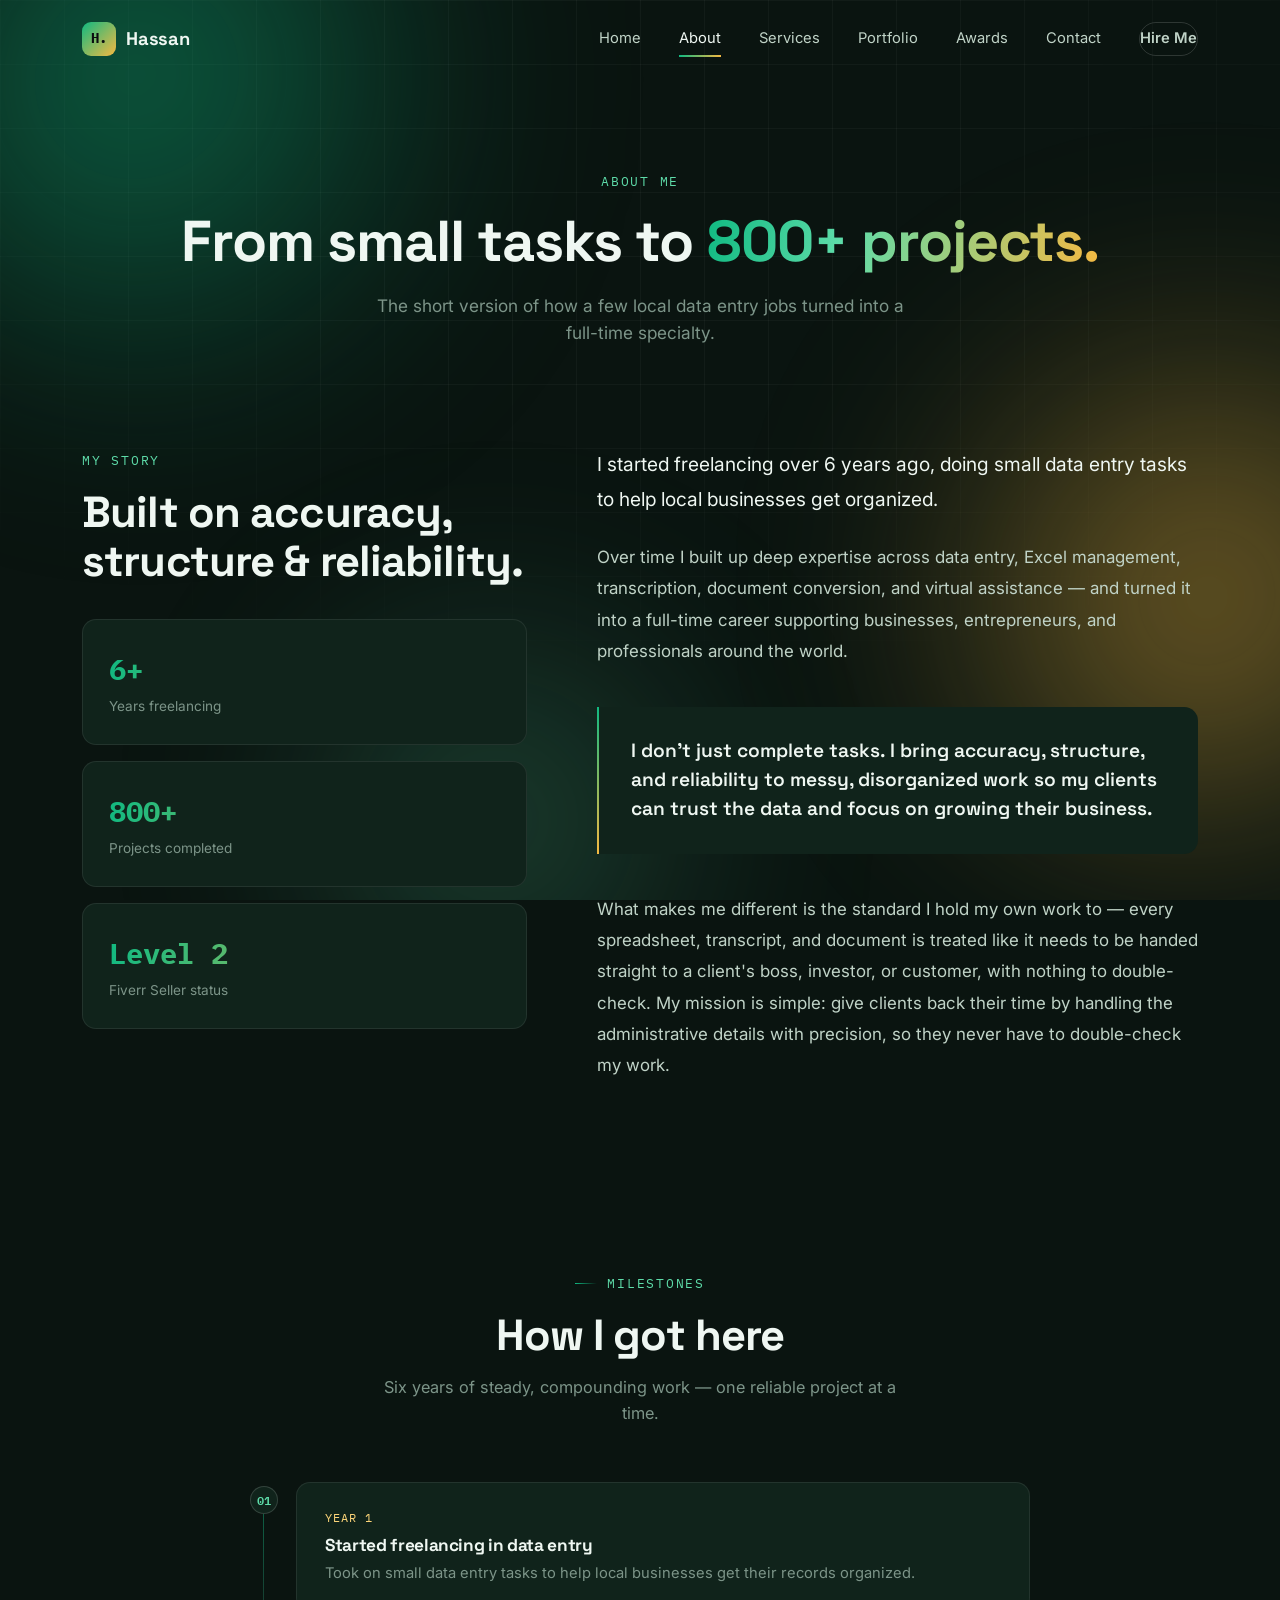
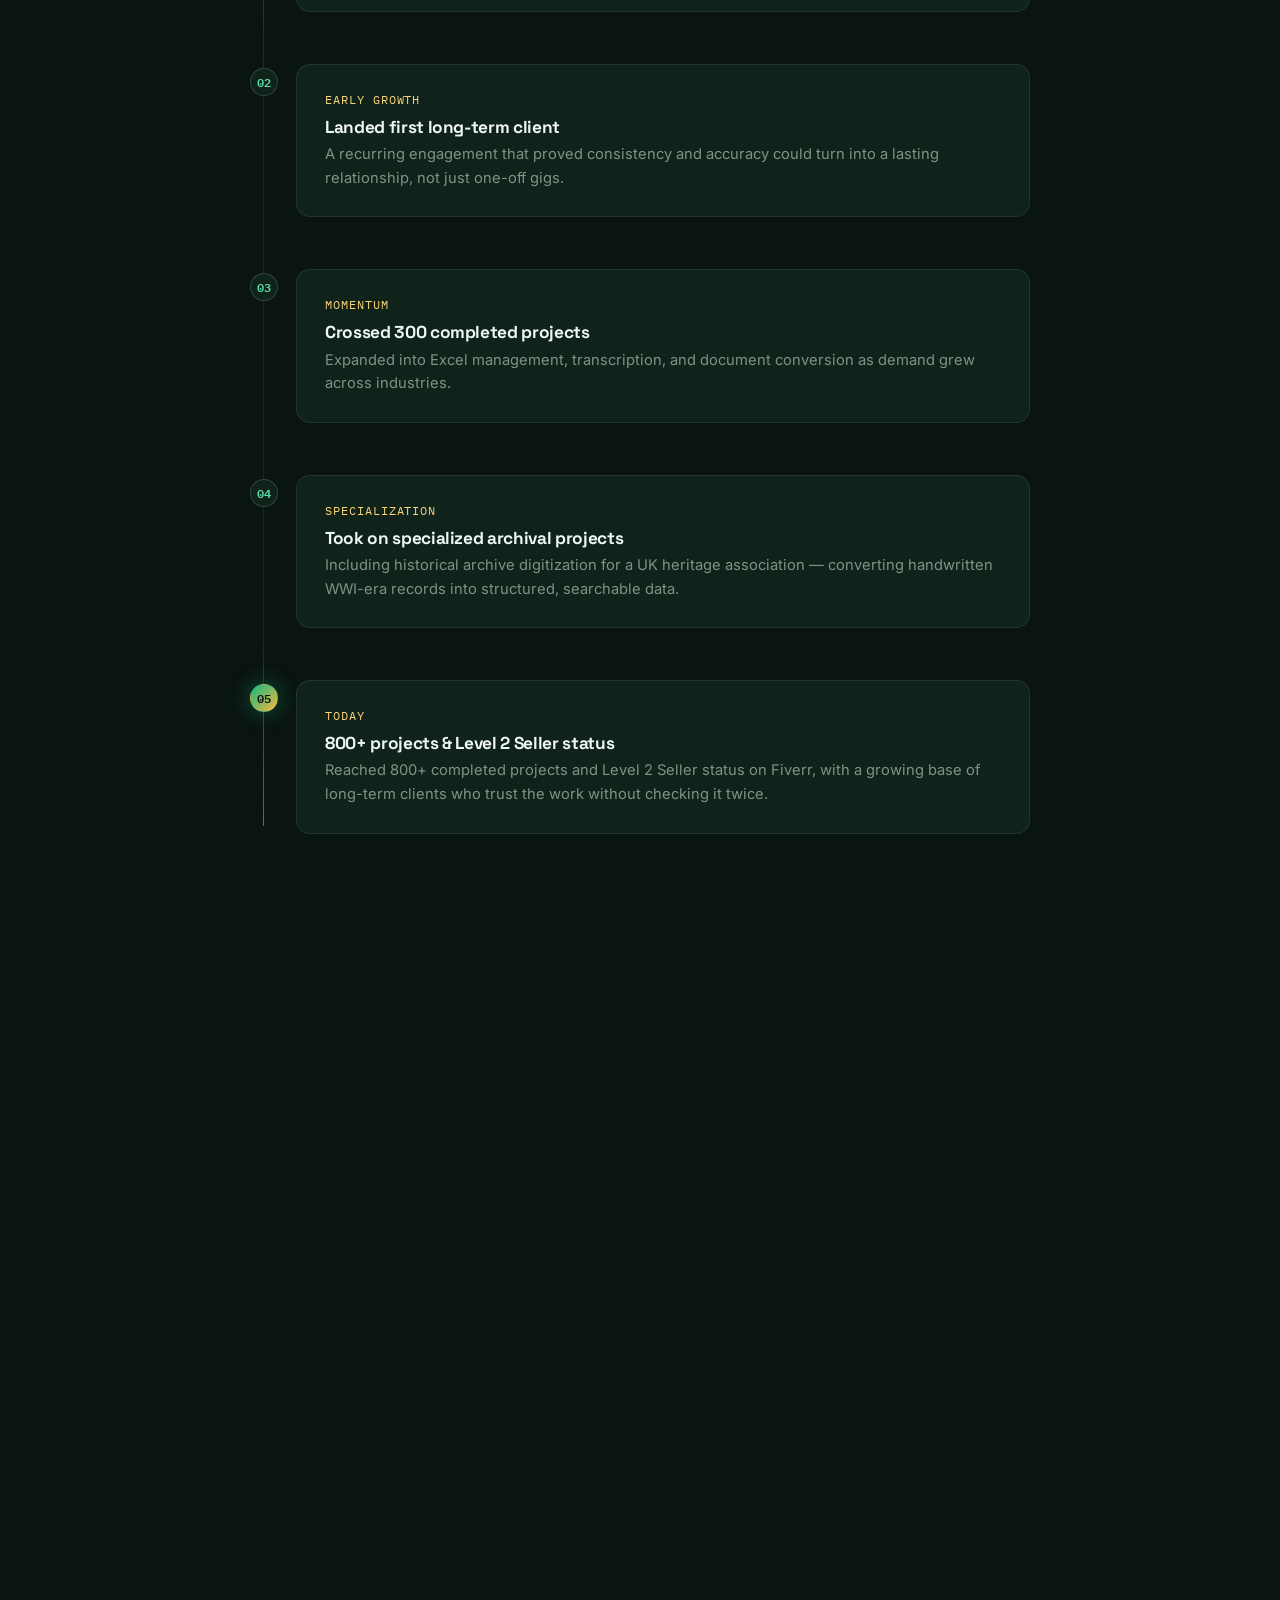
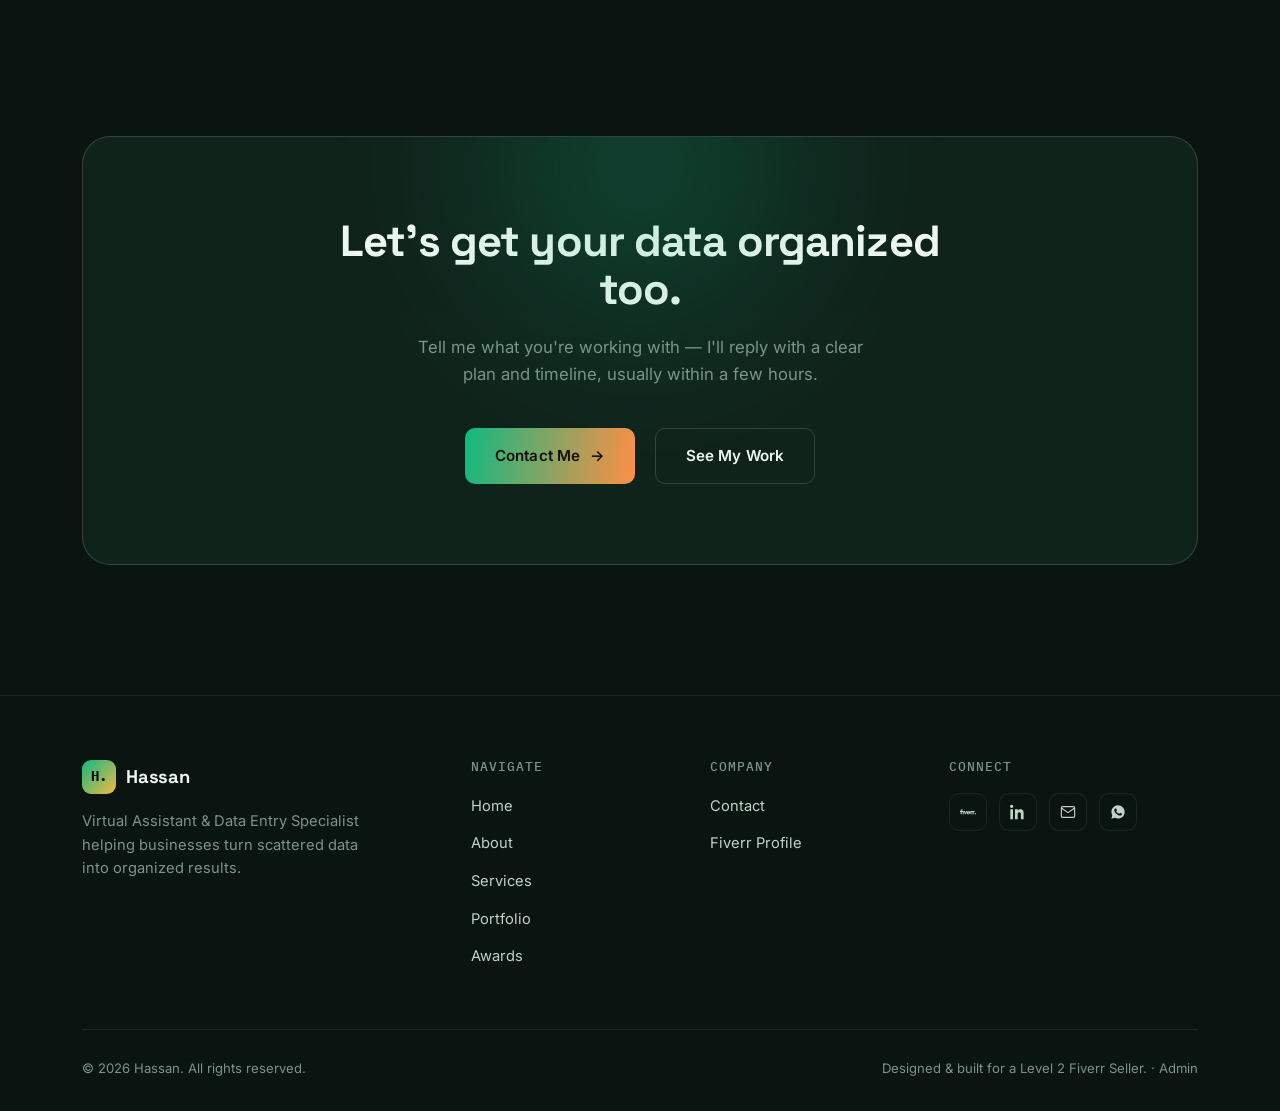
<file: about.html>
<!DOCTYPE html>
<html lang="en">
<head>
<meta charset="UTF-8">
<meta name="viewport" content="width=device-width, initial-scale=1.0">
<title>About — Hassan | Virtual Assistant & Data Entry Specialist</title>
<meta name="description" content="Hassan's story: from small data entry tasks to a Level 2 Fiverr Seller with 800+ completed projects, specializing in data entry, Excel, transcription, document conversion, and virtual assistance.">

<link rel="preconnect" href="https://fonts.googleapis.com">
<link rel="preconnect" href="https://fonts.gstatic.com" crossorigin>
<link href="https://fonts.googleapis.com/css2?family=Space+Grotesk:wght@500;600;700&family=Inter:wght@400;500;600;700&family=IBM+Plex+Mono:wght@400;500;600&display=swap" rel="stylesheet">

<link rel="stylesheet" href="style.css">
</head>
<body>

<!-- Ambient animated background -->
<div class="ambient-bg">
  <div class="grid-overlay"></div>
  <div class="blob blob-orange"></div>
  <div class="blob blob-blue"></div>
  <div class="blob blob-orange-2"></div>
</div>

<!-- ================= HEADER / NAV ================= -->
<header class="site-header">
  <div class="container">
    <a href="index.html" class="brand">
      <span class="brand-mark">H.</span>
      <span data-site-name>Hassan</span>
    </a>

    <nav class="nav-links">
      <a href="index.html">Home</a>
      <a href="about.html" class="active">About</a>
      <a href="services.html">Services</a>
      <a href="portfolio.html">Portfolio</a>
      <a href="awards.html">Awards</a>
      <a href="contact.html">Contact</a>
      <a href="contact.html" class="nav-cta">Hire Me</a>
    </nav>

    <button class="nav-toggle" aria-label="Toggle menu">
      <span></span><span></span><span></span>
    </button>
  </div>
</header>

<main>

  <!-- ================= PAGE HERO ================= -->
  <section class="page-hero">
    <div class="container">
      <span class="eyebrow reveal">About Me</span>
      <h1 class="reveal reveal-delay-1">From small tasks to <span class="text-gradient">800+ projects.</span></h1>
      <p class="reveal reveal-delay-2" data-field="about.heroSubtitle">The short version of how a few local data entry jobs turned into a full-time specialty.</p>
    </div>
  </section>

  <!-- ================= STORY ================= -->
  <section class="story-section" style="padding-top: 20px;">
    <div class="container">

      <div class="story-side reveal">
        <span class="eyebrow">My Story</span>
        <h2>Built on accuracy, structure &amp; reliability.</h2>

        <div class="story-stat-card">
          <div class="num">6+</div>
          <div class="label">Years freelancing</div>
        </div>
        <div class="story-stat-card">
          <div class="num">800+</div>
          <div class="label">Projects completed</div>
        </div>
        <div class="story-stat-card">
          <div class="num">Level 2</div>
          <div class="label">Fiverr Seller status</div>
        </div>
      </div>

      <div class="story-body reveal reveal-delay-1">
        <p data-field="about.storyIntro">I started freelancing over 6 years ago, doing small data entry tasks to help local businesses get organized.</p>

        <p data-field="about.storyBody">Over time I built up deep expertise across data entry, Excel management, transcription, document conversion, and virtual assistance — and turned it into a full-time career supporting businesses, entrepreneurs, and professionals around the world.</p>

        <div class="pull-quote">
          <p data-field="about.missionQuote">"I don't just complete tasks. I bring accuracy, structure, and reliability to messy, disorganized work so my clients can trust the data and focus on growing their business."</p>
        </div>

        <p data-field="about.storyClose">What makes me different is the standard I hold my own work to — every spreadsheet, transcript, and document is treated like it needs to be handed straight to a client's boss, investor, or customer, with nothing to double-check. My mission is simple: give clients back their time by handling the administrative details with precision, so they never have to double-check my work.</p>
      </div>

    </div>
  </section>

  <!-- ================= TIMELINE ================= -->
  <section class="timeline-section">
    <div class="container">
      <div class="section-head reveal" style="margin-left: auto; margin-right: auto; text-align: center;">
        <span class="eyebrow" style="justify-content:center;">Milestones</span>
        <h2>How I got here</h2>
        <p style="margin-left:auto; margin-right:auto;">Six years of steady, compounding work — one reliable project at a time.</p>
      </div>

      <div class="timeline">

        <div class="timeline-item reveal">
          <div class="timeline-dot">01</div>
          <div class="timeline-card">
            <span class="tl-tag">Year 1</span>
            <h3>Started freelancing in data entry</h3>
            <p>Took on small data entry tasks to help local businesses get their records organized.</p>
          </div>
        </div>

        <div class="timeline-item reveal reveal-delay-1">
          <div class="timeline-dot">02</div>
          <div class="timeline-card">
            <span class="tl-tag">Early growth</span>
            <h3>Landed first long-term client</h3>
            <p>A recurring engagement that proved consistency and accuracy could turn into a lasting relationship, not just one-off gigs.</p>
          </div>
        </div>

        <div class="timeline-item reveal reveal-delay-2">
          <div class="timeline-dot">03</div>
          <div class="timeline-card">
            <span class="tl-tag">Momentum</span>
            <h3>Crossed 300 completed projects</h3>
            <p>Expanded into Excel management, transcription, and document conversion as demand grew across industries.</p>
          </div>
        </div>

        <div class="timeline-item reveal reveal-delay-3">
          <div class="timeline-dot">04</div>
          <div class="timeline-card">
            <span class="tl-tag">Specialization</span>
            <h3>Took on specialized archival projects</h3>
            <p>Including historical archive digitization for a UK heritage association — converting handwritten WWI-era records into structured, searchable data.</p>
          </div>
        </div>

        <div class="timeline-item reveal reveal-delay-4">
          <div class="timeline-dot">05</div>
          <div class="timeline-card">
            <span class="tl-tag">Today</span>
            <h3>800+ projects &amp; Level 2 Seller status</h3>
            <p>Reached 800+ completed projects and Level 2 Seller status on Fiverr, with a growing base of long-term clients who trust the work without checking it twice.</p>
          </div>
        </div>

      </div>
    </div>
  </section>

  <!-- ================= SKILLS ================= -->
  <section class="skills-section">
    <div class="container">
      <div class="section-head reveal" style="margin-left: auto; margin-right: auto; text-align: center;">
        <span class="eyebrow" style="justify-content:center;">Core Skills</span>
        <h2>What I bring to every project</h2>
        <p style="margin-left:auto; margin-right:auto;">A working snapshot of where my time and expertise are concentrated.</p>
      </div>

      <div class="skills-grid">

        <div class="skill-item reveal">
          <div class="skill-head">
            <h3>Data Entry &amp; Accuracy</h3>
            <span class="skill-percent">98%</span>
          </div>
          <div class="skill-bar"><div class="skill-fill" data-value="98"></div></div>
        </div>

        <div class="skill-item reveal reveal-delay-1">
          <div class="skill-head">
            <h3>Excel &amp; Spreadsheet Management</h3>
            <span class="skill-percent">96%</span>
          </div>
          <div class="skill-bar"><div class="skill-fill" data-value="96"></div></div>
        </div>

        <div class="skill-item reveal reveal-delay-2">
          <div class="skill-head">
            <h3>Web Research &amp; Lead Generation</h3>
            <span class="skill-percent">90%</span>
          </div>
          <div class="skill-bar"><div class="skill-fill" data-value="90"></div></div>
        </div>

        <div class="skill-item reveal">
          <div class="skill-head">
            <h3>Transcription</h3>
            <span class="skill-percent">92%</span>
          </div>
          <div class="skill-bar"><div class="skill-fill" data-value="92"></div></div>
        </div>

        <div class="skill-item reveal reveal-delay-1">
          <div class="skill-head">
            <h3>CRM Systems: HubSpot, Zoho &amp; Salesforce</h3>
            <span class="skill-percent">85%</span>
          </div>
          <div class="skill-bar"><div class="skill-fill" data-value="85"></div></div>
        </div>

        <div class="skill-item reveal reveal-delay-2">
          <div class="skill-head">
            <h3>Document &amp; PDF Conversion</h3>
            <span class="skill-percent">95%</span>
          </div>
          <div class="skill-bar"><div class="skill-fill" data-value="95"></div></div>
        </div>

      </div>
    </div>
  </section>

  <!-- ================= CLOSING CTA ================= -->
  <section class="cta-section">
    <div class="container">
      <div class="cta-panel reveal">
        <h2>Let's get your data organized too.</h2>
        <p>Tell me what you're working with — I'll reply with a clear plan and timeline, usually within a few hours.</p>
        <div class="cta-btn-row">
          <a href="contact.html" class="btn btn-primary">Contact Me <span class="btn-arrow">→</span></a>
          <a href="portfolio.html" class="btn btn-outline">See My Work</a>
        </div>
      </div>
    </div>
  </section>

</main>

<!-- ================= FOOTER ================= -->
<footer class="site-footer">
  <div class="container">
    <div class="footer-top">

      <div class="footer-brand">
        <a href="index.html" class="brand">
          <span class="brand-mark">H.</span>
          <span data-site-name>Hassan</span>
        </a>
        <p>Virtual Assistant &amp; Data Entry Specialist helping businesses turn scattered data into organized results.</p>
      </div>

      <div class="footer-col">
        <h4>Navigate</h4>
        <ul>
          <li><a href="index.html">Home</a></li>
          <li><a href="about.html">About</a></li>
          <li><a href="services.html">Services</a></li>
          <li><a href="portfolio.html">Portfolio</a></li>
          <li><a href="awards.html">Awards</a></li>
        </ul>
      </div>

      <div class="footer-col">
        <h4>Company</h4>
        <ul>
          <li><a href="contact.html">Contact</a></li>
          <li><a href="https://www.fiverr.com/hassan_30?public_mode=true" data-contact="fiverr-href" target="_blank" rel="noopener">Fiverr Profile</a></li>
        </ul>
      </div>

      <div class="footer-col">
        <h4>Connect</h4>
        <div class="social-row">
          <a href="https://www.fiverr.com/hassan_30?public_mode=true" data-contact="fiverr-href" class="social-icon" aria-label="Fiverr" target="_blank" rel="noopener">
            <svg viewBox="0 0 24 24" fill="currentColor"><path d="M23.004 15.588a.995.995 0 1 0 .002-1.99.995.995 0 0 0-.002 1.99zm-.996-3.705h-.85c-.546 0-.84.41-.84 1.092v2.466h-1.61v-3.558h-.684c-.547 0-.84.41-.84 1.092v2.466h-1.61v-4.874h1.61v.74c.264-.574.626-.74 1.163-.74h1.972v.74c.264-.574.625-.74 1.162-.74h.527v1.316zm-6.786 1.501h-3.359c.088.546.43.858 1.006.858.43 0 .732-.175.83-.487l1.425.4c-.351.848-1.22 1.364-2.255 1.364-1.748 0-2.549-1.355-2.549-2.515 0-1.14.703-2.505 2.45-2.505 1.856 0 2.471 1.384 2.471 2.408 0 .224-.01.37-.02.477zm-1.562-.945c-.04-.42-.342-.81-.889-.81-.508 0-.81.225-.908.81h1.797zM7.508 15.44h1.416l1.767-4.874h-1.62l-.86 2.837-.878-2.837H5.72l1.787 4.874zm-6.6 0H2.51v-3.558h1.524v3.558h1.591v-4.874H2.51v-.302c0-.332.235-.536.606-.536h.918V8.412H2.85c-1.162 0-1.943.712-1.943 1.755v.4H0v1.316h.908v3.558z"/></svg>
          </a>
          <a href="https://www.linkedin.com/in/hassan-ali-785b611b7/" data-contact="linkedin-href" class="social-icon" aria-label="LinkedIn" target="_blank" rel="noopener">
            <svg viewBox="0 0 24 24" fill="currentColor"><path d="M4.98 3.5C4.98 4.88 3.87 6 2.5 6S0 4.88 0 3.5 1.12 1 2.5 1s2.48 1.12 2.48 2.5zM.5 8h4V23h-4V8zm7.5 0h3.8v2.05h.05c.53-1 1.83-2.05 3.77-2.05 4.03 0 4.78 2.65 4.78 6.1V23h-4v-6.9c0-1.65-.03-3.77-2.3-3.77-2.3 0-2.65 1.8-2.65 3.65V23h-4V8z"/></svg>
          </a>
          <a href="mailto:hassan3011ali@gmail.com" data-contact="email-href" class="social-icon" aria-label="Email">
            <svg viewBox="0 0 24 24" fill="none" stroke="currentColor" stroke-width="1.7"><rect x="2" y="4" width="20" height="16" rx="2"/><path d="m2 6 10 7 10-7"/></svg>
          </a>
          <a href="contact.html" class="social-icon" aria-label="WhatsApp - available on request">
            <svg viewBox="0 0 24 24" fill="currentColor"><path d="M12.04 2C6.58 2 2.13 6.45 2.13 11.91c0 1.75.46 3.45 1.32 4.95L2 22l5.28-1.38a9.9 9.9 0 0 0 4.76 1.21h.01c5.46 0 9.9-4.45 9.9-9.91C21.96 6.45 17.5 2 12.04 2zm5.8 14.03c-.24.68-1.4 1.3-1.93 1.38-.5.08-1.12.11-1.8-.11-.42-.13-.95-.3-1.64-.6-2.88-1.24-4.76-4.15-4.9-4.35-.14-.19-1.17-1.56-1.17-2.97 0-1.42.74-2.11 1-2.4.26-.29.57-.36.76-.36h.55c.18 0 .42-.03.65.5.24.55.82 1.9.89 2.04.07.14.12.3.02.5-.1.19-.15.31-.29.48-.15.17-.31.38-.44.5-.15.15-.3.31-.13.6.17.29.75 1.24 1.62 2 1.11.99 2.05 1.3 2.34 1.44.29.14.46.12.63-.07.17-.19.72-.83.91-1.12.19-.29.38-.24.63-.14.26.1 1.63.77 1.9.91.28.14.46.2.53.32.07.12.07.68-.17 1.35z"/></svg>
          </a>
        </div>
      </div>

    </div>

    <div class="footer-bottom">
      <span>© 2026 <span data-site-name>Hassan</span>. All rights reserved.</span>
      <span>Designed &amp; built for a Level 2 Fiverr Seller. · <a href="admin.html" style="color:var(--text-muted);">Admin</a></span>
    </div>
  </div>
</footer>

<script src="published-data.js"></script>
<script src="site-data.js"></script>
<script src="site-render.js"></script>
<script src="main.js"></script>
</body>
</html>
</file>
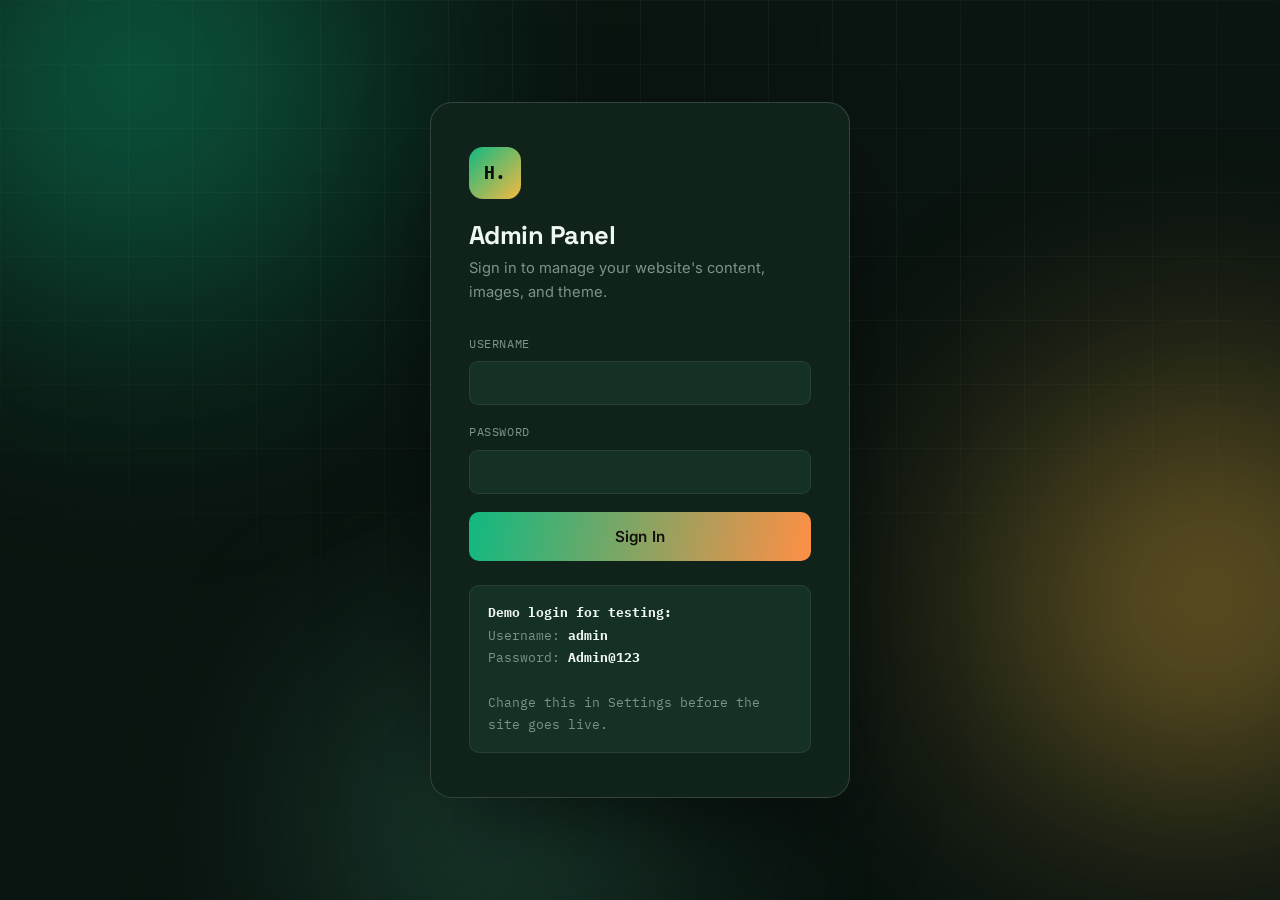
<file: admin.html>
<!DOCTYPE html>
<html lang="en">
<head>
<meta charset="UTF-8">
<meta name="viewport" content="width=device-width, initial-scale=1.0">
<title>Admin Panel — Hassan Portfolio</title>
<meta name="robots" content="noindex, nofollow">

<link rel="preconnect" href="https://fonts.googleapis.com">
<link rel="preconnect" href="https://fonts.gstatic.com" crossorigin>
<link href="https://fonts.googleapis.com/css2?family=Space+Grotesk:wght@500;600;700&family=Inter:wght@400;500;600;700&family=IBM+Plex+Mono:wght@400;500;600&display=swap" rel="stylesheet">

<link rel="stylesheet" href="style.css">
<link rel="stylesheet" href="admin.css">
</head>
<body class="admin-body">

<div class="ambient-bg">
  <div class="grid-overlay"></div>
  <div class="blob blob-orange"></div>
  <div class="blob blob-blue"></div>
  <div class="blob blob-orange-2"></div>
</div>

<!-- ================= LOGIN SCREEN ================= -->
<div class="login-screen" id="login-screen">
  <div class="login-card">
    <div class="brand-mark-lg">H.</div>
    <h1>Admin Panel</h1>
    <p class="sub">Sign in to manage your website's content, images, and theme.</p>

    <div class="login-error" id="login-error"></div>

    <form id="login-form">
      <div class="admin-form-group">
        <label>Username</label>
        <input type="text" id="login-username" autocomplete="username" required>
      </div>
      <div class="admin-form-group">
        <label>Password</label>
        <input type="password" id="login-password" autocomplete="current-password" required>
      </div>
      <button type="submit" class="btn btn-primary" style="width:100%; justify-content:center;">Sign In</button>
    </form>

    <div class="login-hint">
      <strong>Demo login for testing:</strong><br>
      Username: <strong>admin</strong><br>
      Password: <strong>Admin@123</strong><br><br>
      Change this in Settings before the site goes live.
    </div>
  </div>
</div>

<!-- ================= ADMIN DASHBOARD ================= -->
<div class="admin-shell" id="admin-shell">

  <aside class="admin-sidebar">
    <div class="brand">
      <span class="brand-mark" style="width:30px;height:30px;border-radius:8px;background:linear-gradient(135deg,var(--orange),var(--blue));display:flex;align-items:center;justify-content:center;color:#0B0D10;font-family:var(--font-mono);font-size:0.8rem;">H.</span>
      Admin Panel
    </div>

    <nav class="admin-nav">
      <button class="admin-nav-btn" data-panel="overview">
        <svg viewBox="0 0 24 24" fill="none" stroke="currentColor" stroke-width="1.8"><rect x="3" y="3" width="7" height="9" rx="1"/><rect x="14" y="3" width="7" height="5" rx="1"/><rect x="14" y="12" width="7" height="9" rx="1"/><rect x="3" y="16" width="7" height="5" rx="1"/></svg>
        Dashboard
      </button>
      <button class="admin-nav-btn" data-panel="home">
        <svg viewBox="0 0 24 24" fill="none" stroke="currentColor" stroke-width="1.8"><path d="m3 11 9-8 9 8"/><path d="M5 10v10h14V10"/></svg>
        Home Page
      </button>
      <button class="admin-nav-btn" data-panel="about">
        <svg viewBox="0 0 24 24" fill="none" stroke="currentColor" stroke-width="1.8"><circle cx="12" cy="8" r="4"/><path d="M4 21v-1a8 8 0 0 1 16 0v1"/></svg>
        About Page
      </button>
      <button class="admin-nav-btn" data-panel="services">
        <svg viewBox="0 0 24 24" fill="none" stroke="currentColor" stroke-width="1.8"><rect x="3" y="4" width="18" height="16" rx="2"/><path d="M3 9h18M9 9v11"/></svg>
        Services
      </button>
      <button class="admin-nav-btn" data-panel="portfolio">
        <svg viewBox="0 0 24 24" fill="none" stroke="currentColor" stroke-width="1.8"><rect x="3" y="7" width="18" height="13" rx="2"/><path d="M8 7V5a2 2 0 0 1 2-2h4a2 2 0 0 1 2 2v2"/></svg>
        Portfolio
      </button>
      <button class="admin-nav-btn" data-panel="awards">
        <svg viewBox="0 0 24 24" fill="none" stroke="currentColor" stroke-width="1.8"><path d="M8 21h8M12 17v4M7 4h10v4a5 5 0 0 1-10 0V4Z"/></svg>
        Awards
      </button>
      <button class="admin-nav-btn" data-panel="contact">
        <svg viewBox="0 0 24 24" fill="none" stroke="currentColor" stroke-width="1.8"><rect x="2" y="4" width="20" height="16" rx="2"/><path d="m2 6 10 7 10-7"/></svg>
        Contact &amp; Socials
      </button>
      <button class="admin-nav-btn" data-panel="images">
        <svg viewBox="0 0 24 24" fill="none" stroke="currentColor" stroke-width="1.8"><rect x="3" y="3" width="18" height="18" rx="2"/><circle cx="9" cy="9" r="2"/><path d="m21 15-5-5L5 21"/></svg>
        Images
      </button>
      <button class="admin-nav-btn" data-panel="theme">
        <svg viewBox="0 0 24 24" fill="none" stroke="currentColor" stroke-width="1.8"><circle cx="12" cy="12" r="9"/><path d="M12 3a6 6 0 0 0 0 18 3 3 0 0 0 0-6h1a2 2 0 0 0 0-4h-1a2 2 0 0 1 0-4"/></svg>
        Theme
      </button>
      <button class="admin-nav-btn" data-panel="settings">
        <svg viewBox="0 0 24 24" fill="none" stroke="currentColor" stroke-width="1.8"><circle cx="12" cy="12" r="3"/><path d="M19.4 15a1.65 1.65 0 0 0 .33 1.82l.06.06a2 2 0 1 1-2.83 2.83l-.06-.06a1.65 1.65 0 0 0-1.82-.33 1.65 1.65 0 0 0-1 1.51V21a2 2 0 0 1-4 0v-.09A1.65 1.65 0 0 0 9 19.4a1.65 1.65 0 0 0-1.82.33l-.06.06a2 2 0 1 1-2.83-2.83l.06-.06a1.65 1.65 0 0 0 .33-1.82 1.65 1.65 0 0 0-1.51-1H3a2 2 0 0 1 0-4h.09A1.65 1.65 0 0 0 4.6 9a1.65 1.65 0 0 0-.33-1.82l-.06-.06a2 2 0 1 1 2.83-2.83l.06.06a1.65 1.65 0 0 0 1.82.33H9a1.65 1.65 0 0 0 1-1.51V3a2 2 0 0 1 4 0v.09a1.65 1.65 0 0 0 1 1.51 1.65 1.65 0 0 0 1.82-.33l.06-.06a2 2 0 1 1 2.83 2.83l-.06.06a1.65 1.65 0 0 0-.33 1.82V9a1.65 1.65 0 0 0 1.51 1H21a2 2 0 0 1 0 4h-.09a1.65 1.65 0 0 0-1.51 1Z"/></svg>
        Settings
      </button>
    </nav>

    <div class="admin-sidebar-foot">
      <a href="index.html" target="_blank">
        <svg viewBox="0 0 24 24" fill="none" stroke="currentColor" stroke-width="2"><path d="M7 17 17 7M7 7h10v10"/></svg>
        View Live Site
      </a>
      <button id="logout-btn">
        <svg viewBox="0 0 24 24" fill="none" stroke="currentColor" stroke-width="2"><path d="M9 21H5a2 2 0 0 1-2-2V5a2 2 0 0 1 2-2h4"/><path d="M16 17l5-5-5-5M21 12H9"/></svg>
        Log Out
      </button>
    </div>
  </aside>

  <main class="admin-main" id="admin-main">

    <div class="admin-panel" data-panel="overview" id="panel-overview"></div>
    <div class="admin-panel" data-panel="home" id="panel-home"></div>
    <div class="admin-panel" data-panel="about" id="panel-about"></div>

    <div class="admin-panel" data-panel="services" id="panel-services">
      <div class="admin-panel-head">
        <h2>Services</h2>
        <p>Add, edit, remove, and price the services shown on your Services page and homepage teaser.</p>
      </div>
      <div class="admin-card">
        <h3>Services Page Heading</h3>
        <div id="services-hero-form"></div>
      </div>
      <div class="admin-card">
        <h3>Manage Services</h3>
        <p class="hint">Changes here update both the Home page teaser and the full Services page.</p>
        <div id="services-list"></div>
        <button class="admin-add-btn" id="add-service-btn">+ Add New Service</button>
        <div style="margin-top:20px;">
          <button class="admin-save-btn" id="save-services-btn">Save All Services</button>
        </div>
      </div>
    </div>

    <div class="admin-panel" data-panel="portfolio" id="panel-portfolio">
      <div class="admin-panel-head">
        <h2>Portfolio</h2>
        <p>Add, edit, remove, and re-categorize the projects shown on your Portfolio page and homepage.</p>
      </div>
      <div class="admin-card">
        <h3>Portfolio Page Heading</h3>
        <div id="portfolio-hero-form"></div>
      </div>
      <div class="admin-card">
        <h3>Manage Projects</h3>
        <p class="hint">The first 3 projects here also appear in the Home page's Featured Work section.</p>
        <div id="portfolio-list"></div>
        <button class="admin-add-btn" id="add-project-btn">+ Add New Project</button>
        <div style="margin-top:20px;">
          <button class="admin-save-btn" id="save-portfolio-btn">Save All Projects</button>
        </div>
      </div>
    </div>

    <div class="admin-panel" data-panel="awards" id="panel-awards">
      <div class="admin-panel-head">
        <h2>Awards &amp; Achievements</h2>
        <p>Add, edit, or remove the achievements shown on your Awards page.</p>
      </div>
      <div class="admin-card">
        <h3>Awards Page Heading</h3>
        <div id="awards-hero-form"></div>
      </div>
      <div class="admin-card">
        <h3>Manage Achievements</h3>
        <div id="awards-list"></div>
        <button class="admin-add-btn" id="add-award-btn">+ Add New Achievement</button>
        <div style="margin-top:20px;">
          <button class="admin-save-btn" id="save-awards-btn">Save All Achievements</button>
        </div>
      </div>
    </div>

    <div class="admin-panel" data-panel="contact" id="panel-contact"></div>
    <div class="admin-panel" data-panel="images" id="panel-images"></div>
    <div class="admin-panel" data-panel="theme" id="panel-theme"></div>
    <div class="admin-panel" data-panel="settings" id="panel-settings"></div>

  </main>
</div>

<div class="admin-toast" id="admin-toast"><span class="dot"></span><span>Saved</span></div>

<script src="published-data.js"></script>
<script src="site-data.js"></script>
<script src="admin.js"></script>
</body>
</html>
</file>
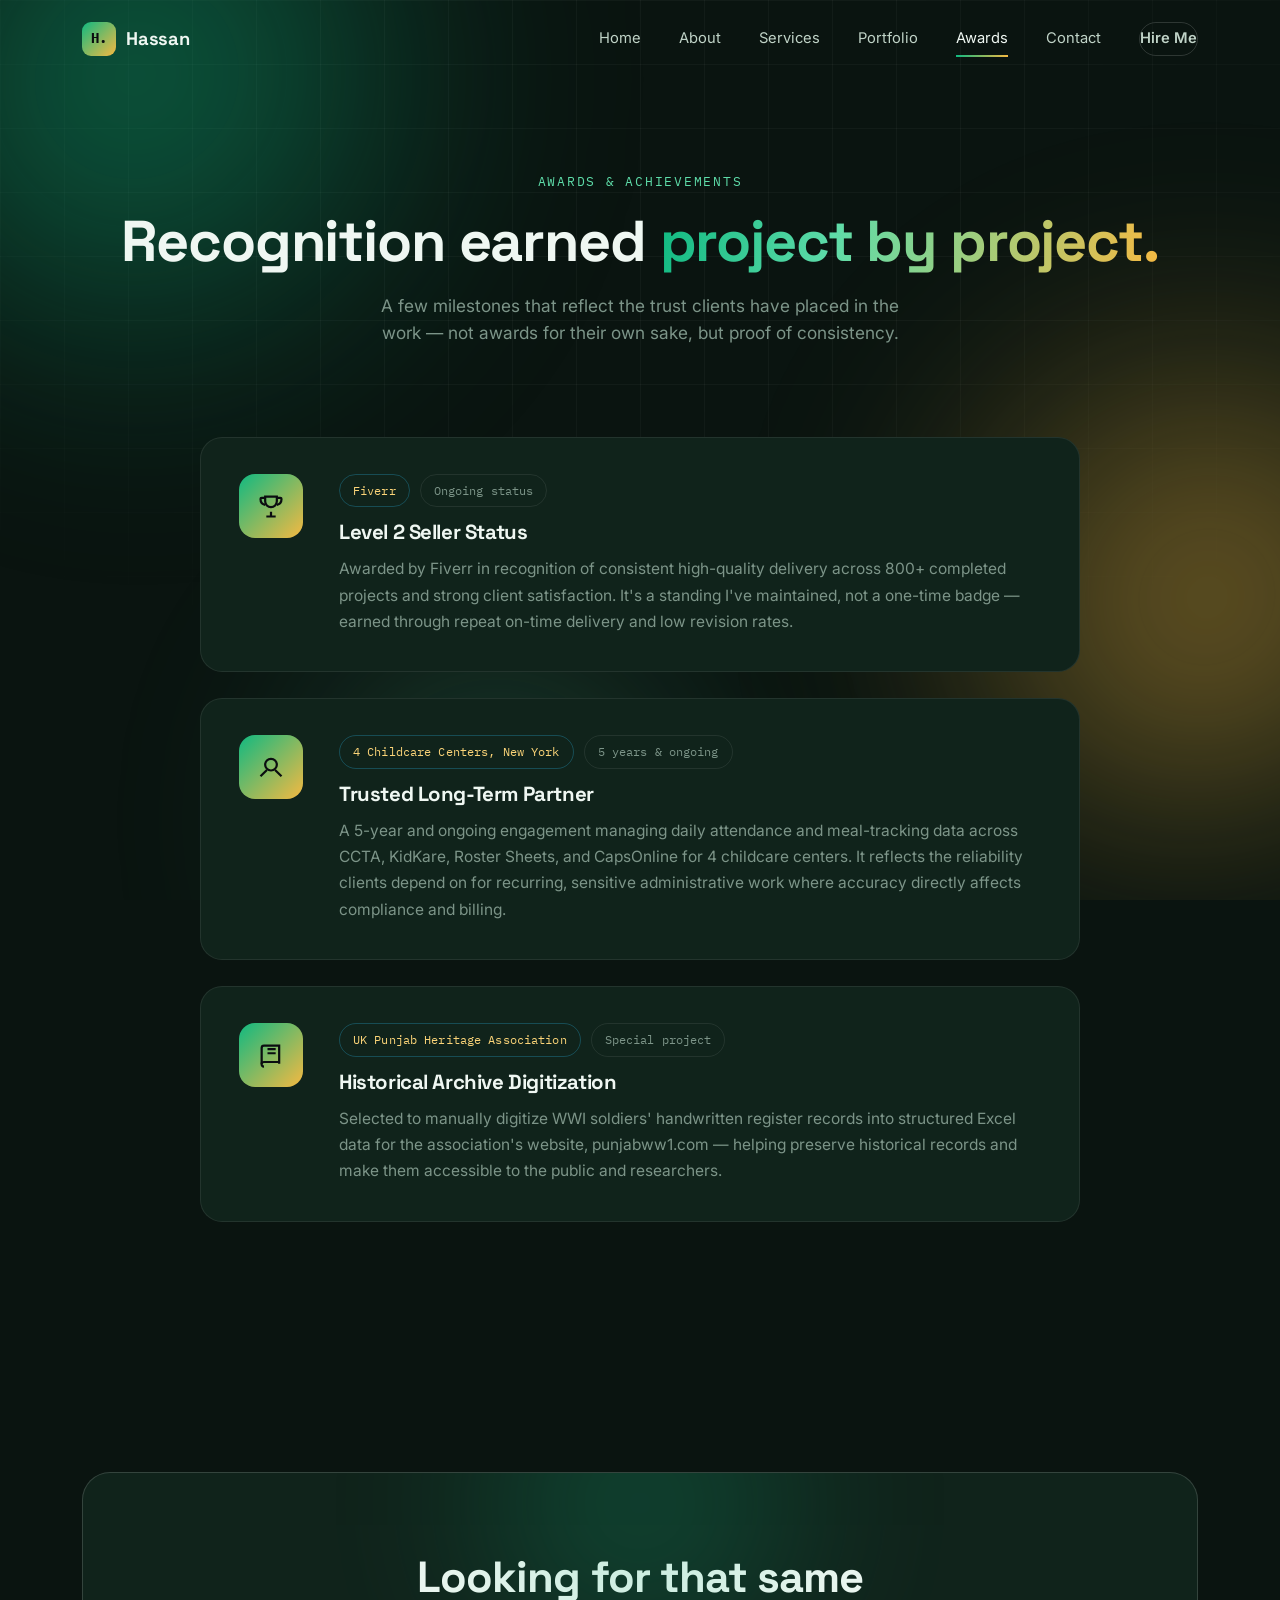
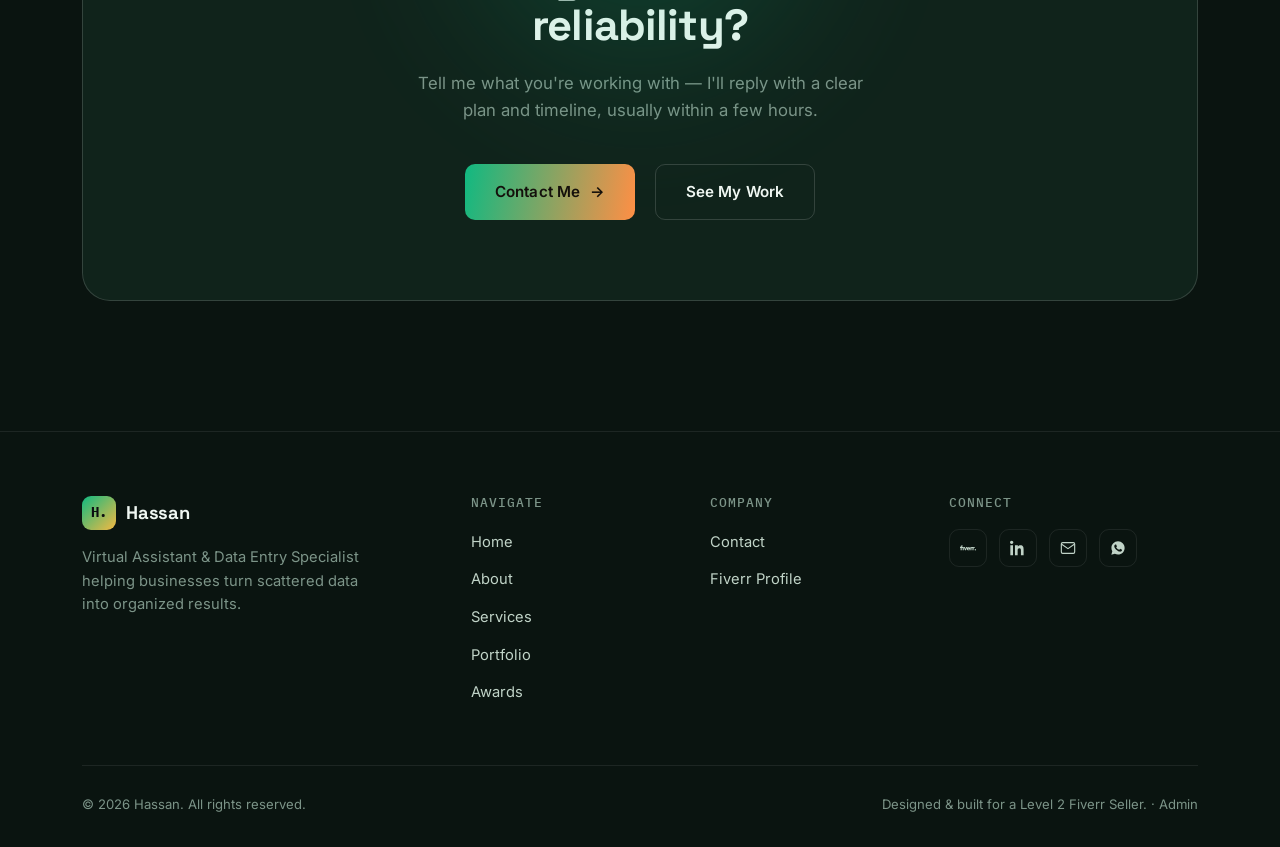
<file: awards.html>
<!DOCTYPE html>
<html lang="en">
<head>
<meta charset="UTF-8">
<meta name="viewport" content="width=device-width, initial-scale=1.0">
<title>Awards & Achievements — Hassan | Virtual Assistant & Data Entry Specialist</title>
<meta name="description" content="Fiverr Level 2 Seller status, a 5-year trusted childcare data partnership, and historical WWI archive digitization for the UK Punjab Heritage Association.">

<link rel="preconnect" href="https://fonts.googleapis.com">
<link rel="preconnect" href="https://fonts.gstatic.com" crossorigin>
<link href="https://fonts.googleapis.com/css2?family=Space+Grotesk:wght@500;600;700&family=Inter:wght@400;500;600;700&family=IBM+Plex+Mono:wght@400;500;600&display=swap" rel="stylesheet">

<link rel="stylesheet" href="style.css">
</head>
<body>

<!-- Ambient animated background -->
<div class="ambient-bg">
  <div class="grid-overlay"></div>
  <div class="blob blob-orange"></div>
  <div class="blob blob-blue"></div>
  <div class="blob blob-orange-2"></div>
</div>

<!-- ================= HEADER / NAV ================= -->
<header class="site-header">
  <div class="container">
    <a href="index.html" class="brand">
      <span class="brand-mark">H.</span>
      <span data-site-name>Hassan</span>
    </a>

    <nav class="nav-links">
      <a href="index.html">Home</a>
      <a href="about.html">About</a>
      <a href="services.html">Services</a>
      <a href="portfolio.html">Portfolio</a>
      <a href="awards.html" class="active">Awards</a>
      <a href="contact.html">Contact</a>
      <a href="contact.html" class="nav-cta">Hire Me</a>
    </nav>

    <button class="nav-toggle" aria-label="Toggle menu">
      <span></span><span></span><span></span>
    </button>
  </div>
</header>

<main>

  <!-- ================= PAGE HERO ================= -->
  <section class="page-hero">
    <div class="container">
      <span class="eyebrow reveal">Awards &amp; Achievements</span>
      <h1 class="reveal reveal-delay-1">Recognition earned <span class="text-gradient">project by project.</span></h1>
      <p class="reveal reveal-delay-2" data-field="awardsPage.heroSubtitle">A few milestones that reflect the trust clients have placed in the work — not awards for their own sake, but proof of consistency.</p>
    </div>
  </section>

  <!-- ================= ACHIEVEMENTS ================= -->
  <section class="achievements-section" style="padding-top: 10px;">
    <div class="container">
      <div class="achievements-list" id="achievements-grid">

        <div class="achievement-card reveal">
          <div class="achievement-badge">
            <svg viewBox="0 0 24 24" fill="none" stroke="currentColor" stroke-width="1.9"><path d="M8 21h8M12 17v4M7 4h10v4a5 5 0 0 1-10 0V4Z"/><path d="M7 5H4a1 1 0 0 0-1 1c0 2.5 1.5 4.5 4 5M17 5h3a1 1 0 0 1 1 1c0 2.5-1.5 4.5-4 5"/></svg>
          </div>
          <div>
            <div class="achievement-meta-row">
              <span class="meta-org">Fiverr</span>
              <span>Ongoing status</span>
            </div>
            <h3>Level 2 Seller Status</h3>
            <p class="why">Awarded by Fiverr in recognition of consistent high-quality delivery across 800+ completed projects and strong client satisfaction. It's a standing I've maintained, not a one-time badge — earned through repeat on-time delivery and low revision rates.</p>
          </div>
        </div>

        <div class="achievement-card reveal reveal-delay-1">
          <div class="achievement-badge">
            <svg viewBox="0 0 24 24" fill="none" stroke="currentColor" stroke-width="1.9"><path d="M8.5 14.5 3 20M15.5 14.5 21 20"/><path d="M12 15a5 5 0 1 0 0-10 5 5 0 0 0 0 10Z"/></svg>
          </div>
          <div>
            <div class="achievement-meta-row">
              <span class="meta-org">4 Childcare Centers, New York</span>
              <span>5 years &amp; ongoing</span>
            </div>
            <h3>Trusted Long-Term Partner</h3>
            <p class="why">A 5-year and ongoing engagement managing daily attendance and meal-tracking data across CCTA, KidKare, Roster Sheets, and CapsOnline for 4 childcare centers. It reflects the reliability clients depend on for recurring, sensitive administrative work where accuracy directly affects compliance and billing.</p>
          </div>
        </div>

        <div class="achievement-card reveal reveal-delay-2">
          <div class="achievement-badge">
            <svg viewBox="0 0 24 24" fill="none" stroke="currentColor" stroke-width="1.9"><path d="M4 19.5V6a2 2 0 0 1 2-2h13v15.5"/><path d="M6 22a2 2 0 0 1-2-2.5C4 18.5 5 18 6 18h13"/><path d="M9 7h7M9 10.5h7"/></svg>
          </div>
          <div>
            <div class="achievement-meta-row">
              <span class="meta-org">UK Punjab Heritage Association</span>
              <span>Special project</span>
            </div>
            <h3>Historical Archive Digitization</h3>
            <p class="why">Selected to manually digitize WWI soldiers' handwritten register records into structured Excel data for the association's website, punjabww1.com — helping preserve historical records and make them accessible to the public and researchers.</p>
          </div>
        </div>

      </div>
    </div>
  </section>

  <!-- ================= CLOSING CTA ================= -->
  <section class="cta-section">
    <div class="container">
      <div class="cta-panel reveal">
        <h2>Looking for that same reliability?</h2>
        <p>Tell me what you're working with — I'll reply with a clear plan and timeline, usually within a few hours.</p>
        <div class="cta-btn-row">
          <a href="contact.html" class="btn btn-primary">Contact Me <span class="btn-arrow">→</span></a>
          <a href="portfolio.html" class="btn btn-outline">See My Work</a>
        </div>
      </div>
    </div>
  </section>

</main>

<!-- ================= FOOTER ================= -->
<footer class="site-footer">
  <div class="container">
    <div class="footer-top">

      <div class="footer-brand">
        <a href="index.html" class="brand">
          <span class="brand-mark">H.</span>
          <span data-site-name>Hassan</span>
        </a>
        <p>Virtual Assistant &amp; Data Entry Specialist helping businesses turn scattered data into organized results.</p>
      </div>

      <div class="footer-col">
        <h4>Navigate</h4>
        <ul>
          <li><a href="index.html">Home</a></li>
          <li><a href="about.html">About</a></li>
          <li><a href="services.html">Services</a></li>
          <li><a href="portfolio.html">Portfolio</a></li>
          <li><a href="awards.html">Awards</a></li>
        </ul>
      </div>

      <div class="footer-col">
        <h4>Company</h4>
        <ul>
          <li><a href="contact.html">Contact</a></li>
          <li><a href="https://www.fiverr.com/hassan_30?public_mode=true" data-contact="fiverr-href" target="_blank" rel="noopener">Fiverr Profile</a></li>
        </ul>
      </div>

      <div class="footer-col">
        <h4>Connect</h4>
        <div class="social-row">
          <a href="https://www.fiverr.com/hassan_30?public_mode=true" data-contact="fiverr-href" class="social-icon" aria-label="Fiverr" target="_blank" rel="noopener">
            <svg viewBox="0 0 24 24" fill="currentColor"><path d="M23.004 15.588a.995.995 0 1 0 .002-1.99.995.995 0 0 0-.002 1.99zm-.996-3.705h-.85c-.546 0-.84.41-.84 1.092v2.466h-1.61v-3.558h-.684c-.547 0-.84.41-.84 1.092v2.466h-1.61v-4.874h1.61v.74c.264-.574.626-.74 1.163-.74h1.972v.74c.264-.574.625-.74 1.162-.74h.527v1.316zm-6.786 1.501h-3.359c.088.546.43.858 1.006.858.43 0 .732-.175.83-.487l1.425.4c-.351.848-1.22 1.364-2.255 1.364-1.748 0-2.549-1.355-2.549-2.515 0-1.14.703-2.505 2.45-2.505 1.856 0 2.471 1.384 2.471 2.408 0 .224-.01.37-.02.477zm-1.562-.945c-.04-.42-.342-.81-.889-.81-.508 0-.81.225-.908.81h1.797zM7.508 15.44h1.416l1.767-4.874h-1.62l-.86 2.837-.878-2.837H5.72l1.787 4.874zm-6.6 0H2.51v-3.558h1.524v3.558h1.591v-4.874H2.51v-.302c0-.332.235-.536.606-.536h.918V8.412H2.85c-1.162 0-1.943.712-1.943 1.755v.4H0v1.316h.908v3.558z"/></svg>
          </a>
          <a href="https://www.linkedin.com/in/hassan-ali-785b611b7/" data-contact="linkedin-href" class="social-icon" aria-label="LinkedIn" target="_blank" rel="noopener">
            <svg viewBox="0 0 24 24" fill="currentColor"><path d="M4.98 3.5C4.98 4.88 3.87 6 2.5 6S0 4.88 0 3.5 1.12 1 2.5 1s2.48 1.12 2.48 2.5zM.5 8h4V23h-4V8zm7.5 0h3.8v2.05h.05c.53-1 1.83-2.05 3.77-2.05 4.03 0 4.78 2.65 4.78 6.1V23h-4v-6.9c0-1.65-.03-3.77-2.3-3.77-2.3 0-2.65 1.8-2.65 3.65V23h-4V8z"/></svg>
          </a>
          <a href="mailto:hassan3011ali@gmail.com" data-contact="email-href" class="social-icon" aria-label="Email">
            <svg viewBox="0 0 24 24" fill="none" stroke="currentColor" stroke-width="1.7"><rect x="2" y="4" width="20" height="16" rx="2"/><path d="m2 6 10 7 10-7"/></svg>
          </a>
          <a href="contact.html" class="social-icon" aria-label="WhatsApp - available on request">
            <svg viewBox="0 0 24 24" fill="currentColor"><path d="M12.04 2C6.58 2 2.13 6.45 2.13 11.91c0 1.75.46 3.45 1.32 4.95L2 22l5.28-1.38a9.9 9.9 0 0 0 4.76 1.21h.01c5.46 0 9.9-4.45 9.9-9.91C21.96 6.45 17.5 2 12.04 2zm5.8 14.03c-.24.68-1.4 1.3-1.93 1.38-.5.08-1.12.11-1.8-.11-.42-.13-.95-.3-1.64-.6-2.88-1.24-4.76-4.15-4.9-4.35-.14-.19-1.17-1.56-1.17-2.97 0-1.42.74-2.11 1-2.4.26-.29.57-.36.76-.36h.55c.18 0 .42-.03.65.5.24.55.82 1.9.89 2.04.07.14.12.3.02.5-.1.19-.15.31-.29.48-.15.17-.31.38-.44.5-.15.15-.3.31-.13.6.17.29.75 1.24 1.62 2 1.11.99 2.05 1.3 2.34 1.44.29.14.46.12.63-.07.17-.19.72-.83.91-1.12.19-.29.38-.24.63-.14.26.1 1.63.77 1.9.91.28.14.46.2.53.32.07.12.07.68-.17 1.35z"/></svg>
          </a>
        </div>
      </div>

    </div>

    <div class="footer-bottom">
      <span>© 2026 <span data-site-name>Hassan</span>. All rights reserved.</span>
      <span>Designed &amp; built for a Level 2 Fiverr Seller. · <a href="admin.html" style="color:var(--text-muted);">Admin</a></span>
    </div>
  </div>
</footer>

<script src="published-data.js"></script>
<script src="site-data.js"></script>
<script src="site-render.js"></script>
<script src="main.js"></script>
</body>
</html>
</file>
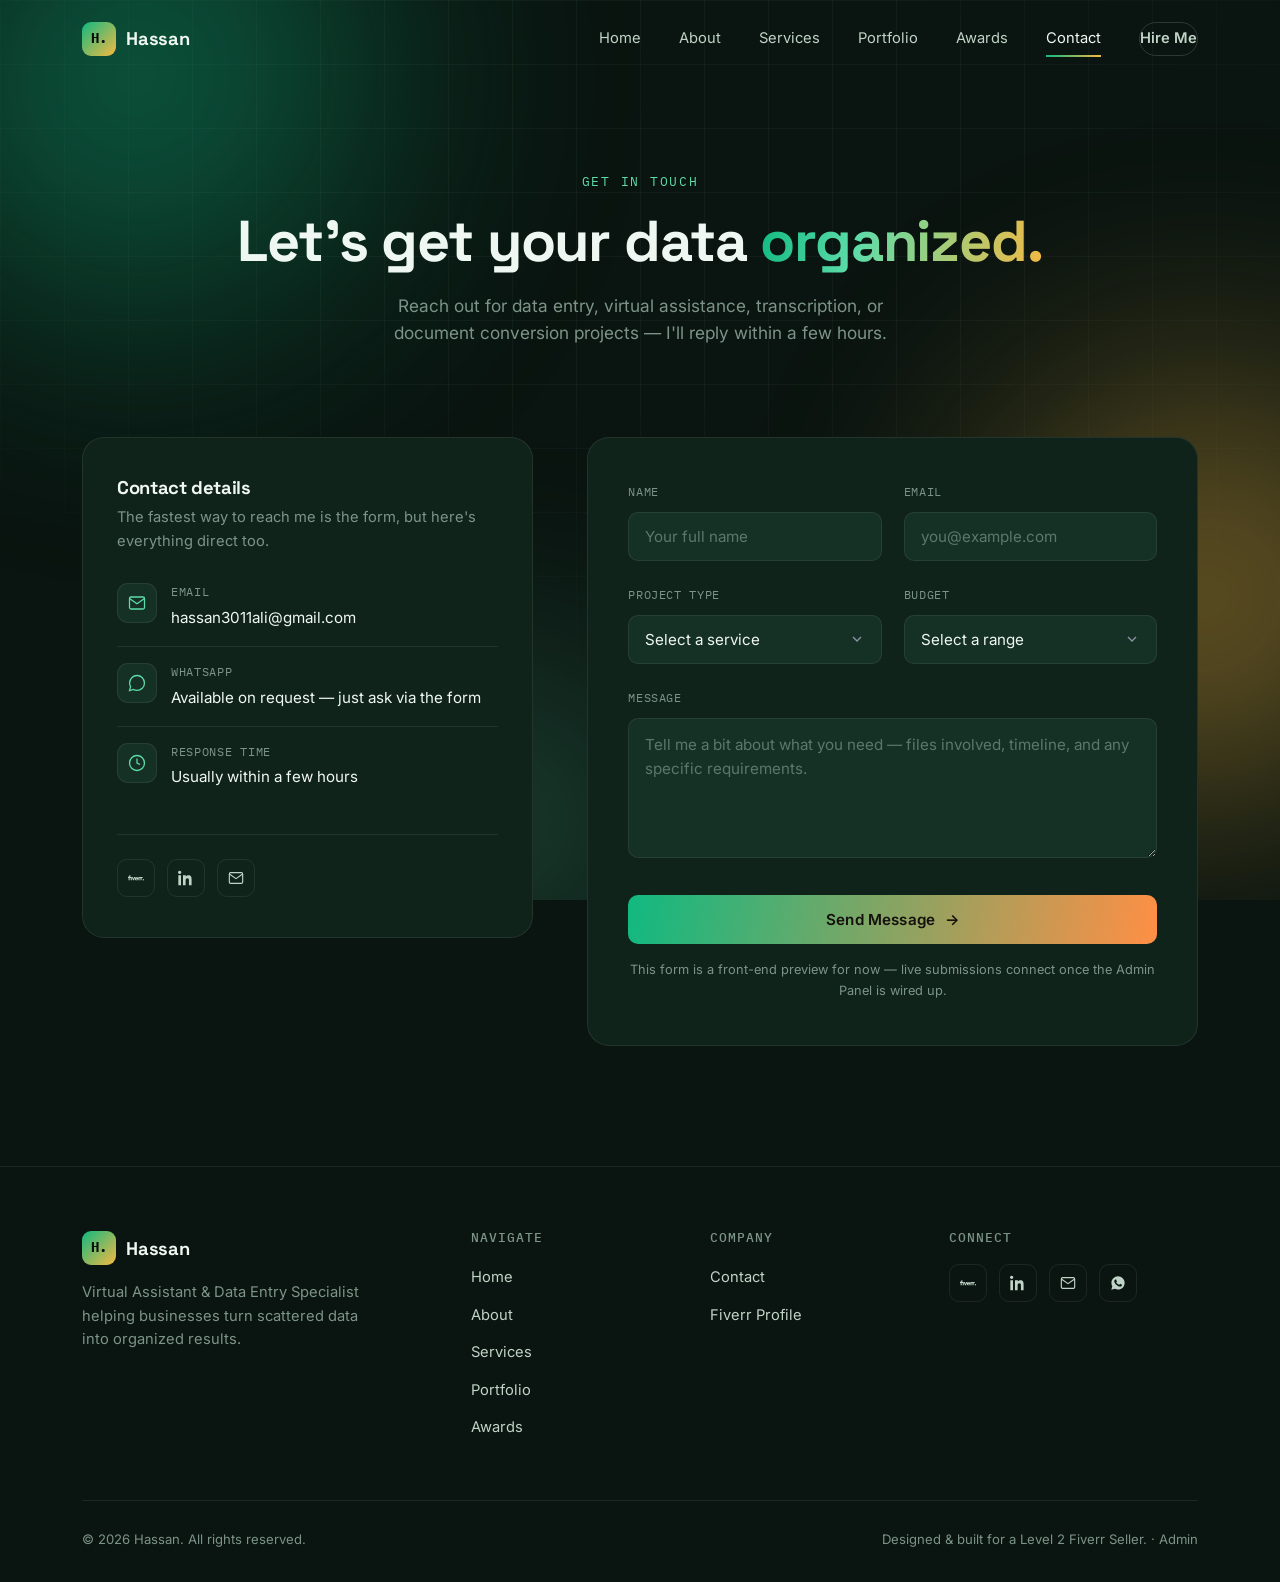
<file: contact.html>
<!DOCTYPE html>
<html lang="en">
<head>
<meta charset="UTF-8">
<meta name="viewport" content="width=device-width, initial-scale=1.0">
<title>Contact — Hassan | Virtual Assistant & Data Entry Specialist</title>
<meta name="description" content="Get in touch with Hassan for data entry, virtual assistance, transcription, or document conversion projects. Usually replies within a few hours.">

<link rel="preconnect" href="https://fonts.googleapis.com">
<link rel="preconnect" href="https://fonts.gstatic.com" crossorigin>
<link href="https://fonts.googleapis.com/css2?family=Space+Grotesk:wght@500;600;700&family=Inter:wght@400;500;600;700&family=IBM+Plex+Mono:wght@400;500;600&display=swap" rel="stylesheet">

<link rel="stylesheet" href="style.css">
</head>
<body>

<!-- Ambient animated background -->
<div class="ambient-bg">
  <div class="grid-overlay"></div>
  <div class="blob blob-orange"></div>
  <div class="blob blob-blue"></div>
  <div class="blob blob-orange-2"></div>
</div>

<!-- ================= HEADER / NAV ================= -->
<header class="site-header">
  <div class="container">
    <a href="index.html" class="brand">
      <span class="brand-mark">H.</span>
      <span data-site-name>Hassan</span>
    </a>

    <nav class="nav-links">
      <a href="index.html">Home</a>
      <a href="about.html">About</a>
      <a href="services.html">Services</a>
      <a href="portfolio.html">Portfolio</a>
      <a href="awards.html">Awards</a>
      <a href="contact.html" class="active">Contact</a>
      <a href="contact.html" class="nav-cta">Hire Me</a>
    </nav>

    <button class="nav-toggle" aria-label="Toggle menu">
      <span></span><span></span><span></span>
    </button>
  </div>
</header>

<main>

  <!-- ================= PAGE HERO ================= -->
  <section class="page-hero">
    <div class="container">
      <span class="eyebrow reveal">Get In Touch</span>
      <h1 class="reveal reveal-delay-1">Let's get your data <span class="text-gradient">organized.</span></h1>
      <p class="reveal reveal-delay-2" data-field="contact.heroSubtitle">Reach out for data entry, virtual assistance, transcription, or document conversion projects — I'll reply within a few hours.</p>
    </div>
  </section>

  <!-- ================= CONTACT ================= -->
  <section class="contact-section" style="padding-top: 10px;">
    <div class="container">

      <div class="contact-info-card reveal">
        <h3>Contact details</h3>
        <p>The fastest way to reach me is the form, but here's everything direct too.</p>

        <div class="contact-detail">
          <div class="contact-detail-icon">
            <svg viewBox="0 0 24 24" fill="none" stroke="currentColor" stroke-width="1.7"><rect x="2" y="4" width="20" height="16" rx="2"/><path d="m2 6 10 7 10-7"/></svg>
          </div>
          <div>
            <div class="label">Email</div>
            <div class="value"><a href="mailto:hassan3011ali@gmail.com" data-contact="email-href"><span data-contact="email-text">hassan3011ali@gmail.com</span></a></div>
          </div>
        </div>

        <div class="contact-detail">
          <div class="contact-detail-icon">
            <svg viewBox="0 0 24 24" fill="none" stroke="currentColor" stroke-width="1.7"><path d="M12.04 2C6.58 2 2.13 6.45 2.13 11.91c0 1.75.46 3.45 1.32 4.95L2 22l5.28-1.38a9.9 9.9 0 0 0 4.76 1.21h.01c5.46 0 9.9-4.45 9.9-9.91C21.96 6.45 17.5 2 12.04 2Z"/></svg>
          </div>
          <div>
            <div class="label">WhatsApp</div>
            <div class="value" data-contact="whatsapp-text">Available on request — just ask via the form</div>
          </div>
        </div>

        <div class="contact-detail">
          <div class="contact-detail-icon">
            <svg viewBox="0 0 24 24" fill="none" stroke="currentColor" stroke-width="1.7"><circle cx="12" cy="12" r="10"/><path d="M12 6v6l4 2"/></svg>
          </div>
          <div>
            <div class="label">Response time</div>
            <div class="value" data-contact="response-time">Usually within a few hours</div>
          </div>
        </div>

        <div class="contact-socials">
          <a href="https://www.fiverr.com/hassan_30?public_mode=true" data-contact="fiverr-href" class="social-icon" aria-label="View Fiverr profile" target="_blank" rel="noopener">
            <svg viewBox="0 0 24 24" fill="currentColor"><path d="M23.004 15.588a.995.995 0 1 0 .002-1.99.995.995 0 0 0-.002 1.99zm-.996-3.705h-.85c-.546 0-.84.41-.84 1.092v2.466h-1.61v-3.558h-.684c-.547 0-.84.41-.84 1.092v2.466h-1.61v-4.874h1.61v.74c.264-.574.626-.74 1.163-.74h1.972v.74c.264-.574.625-.74 1.162-.74h.527v1.316zm-6.786 1.501h-3.359c.088.546.43.858 1.006.858.43 0 .732-.175.83-.487l1.425.4c-.351.848-1.22 1.364-2.255 1.364-1.748 0-2.549-1.355-2.549-2.515 0-1.14.703-2.505 2.45-2.505 1.856 0 2.471 1.384 2.471 2.408 0 .224-.01.37-.02.477zm-1.562-.945c-.04-.42-.342-.81-.889-.81-.508 0-.81.225-.908.81h1.797zM7.508 15.44h1.416l1.767-4.874h-1.62l-.86 2.837-.878-2.837H5.72l1.787 4.874zm-6.6 0H2.51v-3.558h1.524v3.558h1.591v-4.874H2.51v-.302c0-.332.235-.536.606-.536h.918V8.412H2.85c-1.162 0-1.943.712-1.943 1.755v.4H0v1.316h.908v3.558z"/></svg>
          </a>
          <a href="https://www.linkedin.com/in/hassan-ali-785b611b7/" data-contact="linkedin-href" class="social-icon" aria-label="Connect on LinkedIn" target="_blank" rel="noopener">
            <svg viewBox="0 0 24 24" fill="currentColor"><path d="M4.98 3.5C4.98 4.88 3.87 6 2.5 6S0 4.88 0 3.5 1.12 1 2.5 1s2.48 1.12 2.48 2.5zM.5 8h4V23h-4V8zm7.5 0h3.8v2.05h.05c.53-1 1.83-2.05 3.77-2.05 4.03 0 4.78 2.65 4.78 6.1V23h-4v-6.9c0-1.65-.03-3.77-2.3-3.77-2.3 0-2.65 1.8-2.65 3.65V23h-4V8z"/></svg>
          </a>
          <a href="mailto:hassan3011ali@gmail.com" data-contact="email-href" class="social-icon" aria-label="Email Hassan">
            <svg viewBox="0 0 24 24" fill="none" stroke="currentColor" stroke-width="1.7"><rect x="2" y="4" width="20" height="16" rx="2"/><path d="m2 6 10 7 10-7"/></svg>
          </a>
        </div>
      </div>

      <form class="contact-form reveal reveal-delay-1">

        <div class="form-row">
          <div class="form-group">
            <label for="name">Name</label>
            <input type="text" id="name" name="name" placeholder="Your full name" required>
          </div>
          <div class="form-group">
            <label for="email">Email</label>
            <input type="email" id="email" name="email" placeholder="you@example.com" required>
          </div>
        </div>

        <div class="form-row">
          <div class="form-group">
            <label for="project-type">Project Type</label>
            <select id="project-type" name="project-type" required>
              <option value="" disabled selected>Select a service</option>
              <option value="data-entry">Data Entry &amp; Excel Management</option>
              <option value="document-conversion">Document &amp; PDF Conversion</option>
              <option value="virtual-assistance">Virtual Assistant Services</option>
              <option value="transcription">Transcription Services</option>
              <option value="research">Web Research &amp; Lead Generation</option>
              <option value="naming">Business &amp; Brand Naming</option>
              <option value="other">Something else</option>
            </select>
          </div>
          <div class="form-group">
            <label for="budget">Budget</label>
            <select id="budget" name="budget" required>
              <option value="" disabled selected>Select a range</option>
              <option value="under-50">Under $50</option>
              <option value="50-150">$50 – $150</option>
              <option value="150-400">$150 – $400</option>
              <option value="400-plus">$400+</option>
              <option value="not-sure">Not sure yet</option>
            </select>
          </div>
        </div>

        <div class="form-group">
          <label for="message">Message</label>
          <textarea id="message" name="message" placeholder="Tell me a bit about what you need — files involved, timeline, and any specific requirements." required></textarea>
        </div>

        <button type="submit" class="btn btn-primary form-submit">
          Send Message <span class="btn-arrow">→</span>
        </button>
        <p class="form-note">This form is a front-end preview for now — live submissions connect once the Admin Panel is wired up.</p>

      </form>

    </div>
  </section>

</main>

<!-- ================= FOOTER ================= -->
<footer class="site-footer">
  <div class="container">
    <div class="footer-top">

      <div class="footer-brand">
        <a href="index.html" class="brand">
          <span class="brand-mark">H.</span>
          <span data-site-name>Hassan</span>
        </a>
        <p>Virtual Assistant &amp; Data Entry Specialist helping businesses turn scattered data into organized results.</p>
      </div>

      <div class="footer-col">
        <h4>Navigate</h4>
        <ul>
          <li><a href="index.html">Home</a></li>
          <li><a href="about.html">About</a></li>
          <li><a href="services.html">Services</a></li>
          <li><a href="portfolio.html">Portfolio</a></li>
          <li><a href="awards.html">Awards</a></li>
        </ul>
      </div>

      <div class="footer-col">
        <h4>Company</h4>
        <ul>
          <li><a href="contact.html">Contact</a></li>
          <li><a href="https://www.fiverr.com/hassan_30?public_mode=true" data-contact="fiverr-href" target="_blank" rel="noopener">Fiverr Profile</a></li>
        </ul>
      </div>

      <div class="footer-col">
        <h4>Connect</h4>
        <div class="social-row">
          <a href="https://www.fiverr.com/hassan_30?public_mode=true" data-contact="fiverr-href" class="social-icon" aria-label="Fiverr" target="_blank" rel="noopener">
            <svg viewBox="0 0 24 24" fill="currentColor"><path d="M23.004 15.588a.995.995 0 1 0 .002-1.99.995.995 0 0 0-.002 1.99zm-.996-3.705h-.85c-.546 0-.84.41-.84 1.092v2.466h-1.61v-3.558h-.684c-.547 0-.84.41-.84 1.092v2.466h-1.61v-4.874h1.61v.74c.264-.574.626-.74 1.163-.74h1.972v.74c.264-.574.625-.74 1.162-.74h.527v1.316zm-6.786 1.501h-3.359c.088.546.43.858 1.006.858.43 0 .732-.175.83-.487l1.425.4c-.351.848-1.22 1.364-2.255 1.364-1.748 0-2.549-1.355-2.549-2.515 0-1.14.703-2.505 2.45-2.505 1.856 0 2.471 1.384 2.471 2.408 0 .224-.01.37-.02.477zm-1.562-.945c-.04-.42-.342-.81-.889-.81-.508 0-.81.225-.908.81h1.797zM7.508 15.44h1.416l1.767-4.874h-1.62l-.86 2.837-.878-2.837H5.72l1.787 4.874zm-6.6 0H2.51v-3.558h1.524v3.558h1.591v-4.874H2.51v-.302c0-.332.235-.536.606-.536h.918V8.412H2.85c-1.162 0-1.943.712-1.943 1.755v.4H0v1.316h.908v3.558z"/></svg>
          </a>
          <a href="https://www.linkedin.com/in/hassan-ali-785b611b7/" data-contact="linkedin-href" class="social-icon" aria-label="LinkedIn" target="_blank" rel="noopener">
            <svg viewBox="0 0 24 24" fill="currentColor"><path d="M4.98 3.5C4.98 4.88 3.87 6 2.5 6S0 4.88 0 3.5 1.12 1 2.5 1s2.48 1.12 2.48 2.5zM.5 8h4V23h-4V8zm7.5 0h3.8v2.05h.05c.53-1 1.83-2.05 3.77-2.05 4.03 0 4.78 2.65 4.78 6.1V23h-4v-6.9c0-1.65-.03-3.77-2.3-3.77-2.3 0-2.65 1.8-2.65 3.65V23h-4V8z"/></svg>
          </a>
          <a href="mailto:hassan3011ali@gmail.com" data-contact="email-href" class="social-icon" aria-label="Email">
            <svg viewBox="0 0 24 24" fill="none" stroke="currentColor" stroke-width="1.7"><rect x="2" y="4" width="20" height="16" rx="2"/><path d="m2 6 10 7 10-7"/></svg>
          </a>
          <a href="contact.html" class="social-icon" aria-label="WhatsApp - available on request">
            <svg viewBox="0 0 24 24" fill="currentColor"><path d="M12.04 2C6.58 2 2.13 6.45 2.13 11.91c0 1.75.46 3.45 1.32 4.95L2 22l5.28-1.38a9.9 9.9 0 0 0 4.76 1.21h.01c5.46 0 9.9-4.45 9.9-9.91C21.96 6.45 17.5 2 12.04 2zm5.8 14.03c-.24.68-1.4 1.3-1.93 1.38-.5.08-1.12.11-1.8-.11-.42-.13-.95-.3-1.64-.6-2.88-1.24-4.76-4.15-4.9-4.35-.14-.19-1.17-1.56-1.17-2.97 0-1.42.74-2.11 1-2.4.26-.29.57-.36.76-.36h.55c.18 0 .42-.03.65.5.24.55.82 1.9.89 2.04.07.14.12.3.02.5-.1.19-.15.31-.29.48-.15.17-.31.38-.44.5-.15.15-.3.31-.13.6.17.29.75 1.24 1.62 2 1.11.99 2.05 1.3 2.34 1.44.29.14.46.12.63-.07.17-.19.72-.83.91-1.12.19-.29.38-.24.63-.14.26.1 1.63.77 1.9.91.28.14.46.2.53.32.07.12.07.68-.17 1.35z"/></svg>
          </a>
        </div>
      </div>

    </div>

    <div class="footer-bottom">
      <span>© 2026 <span data-site-name>Hassan</span>. All rights reserved.</span>
      <span>Designed &amp; built for a Level 2 Fiverr Seller. · <a href="admin.html" style="color:var(--text-muted);">Admin</a></span>
    </div>
  </div>
</footer>

<script src="published-data.js"></script>
<script src="site-data.js"></script>
<script src="site-render.js"></script>
<script src="main.js"></script>
</body>
</html>
</file>
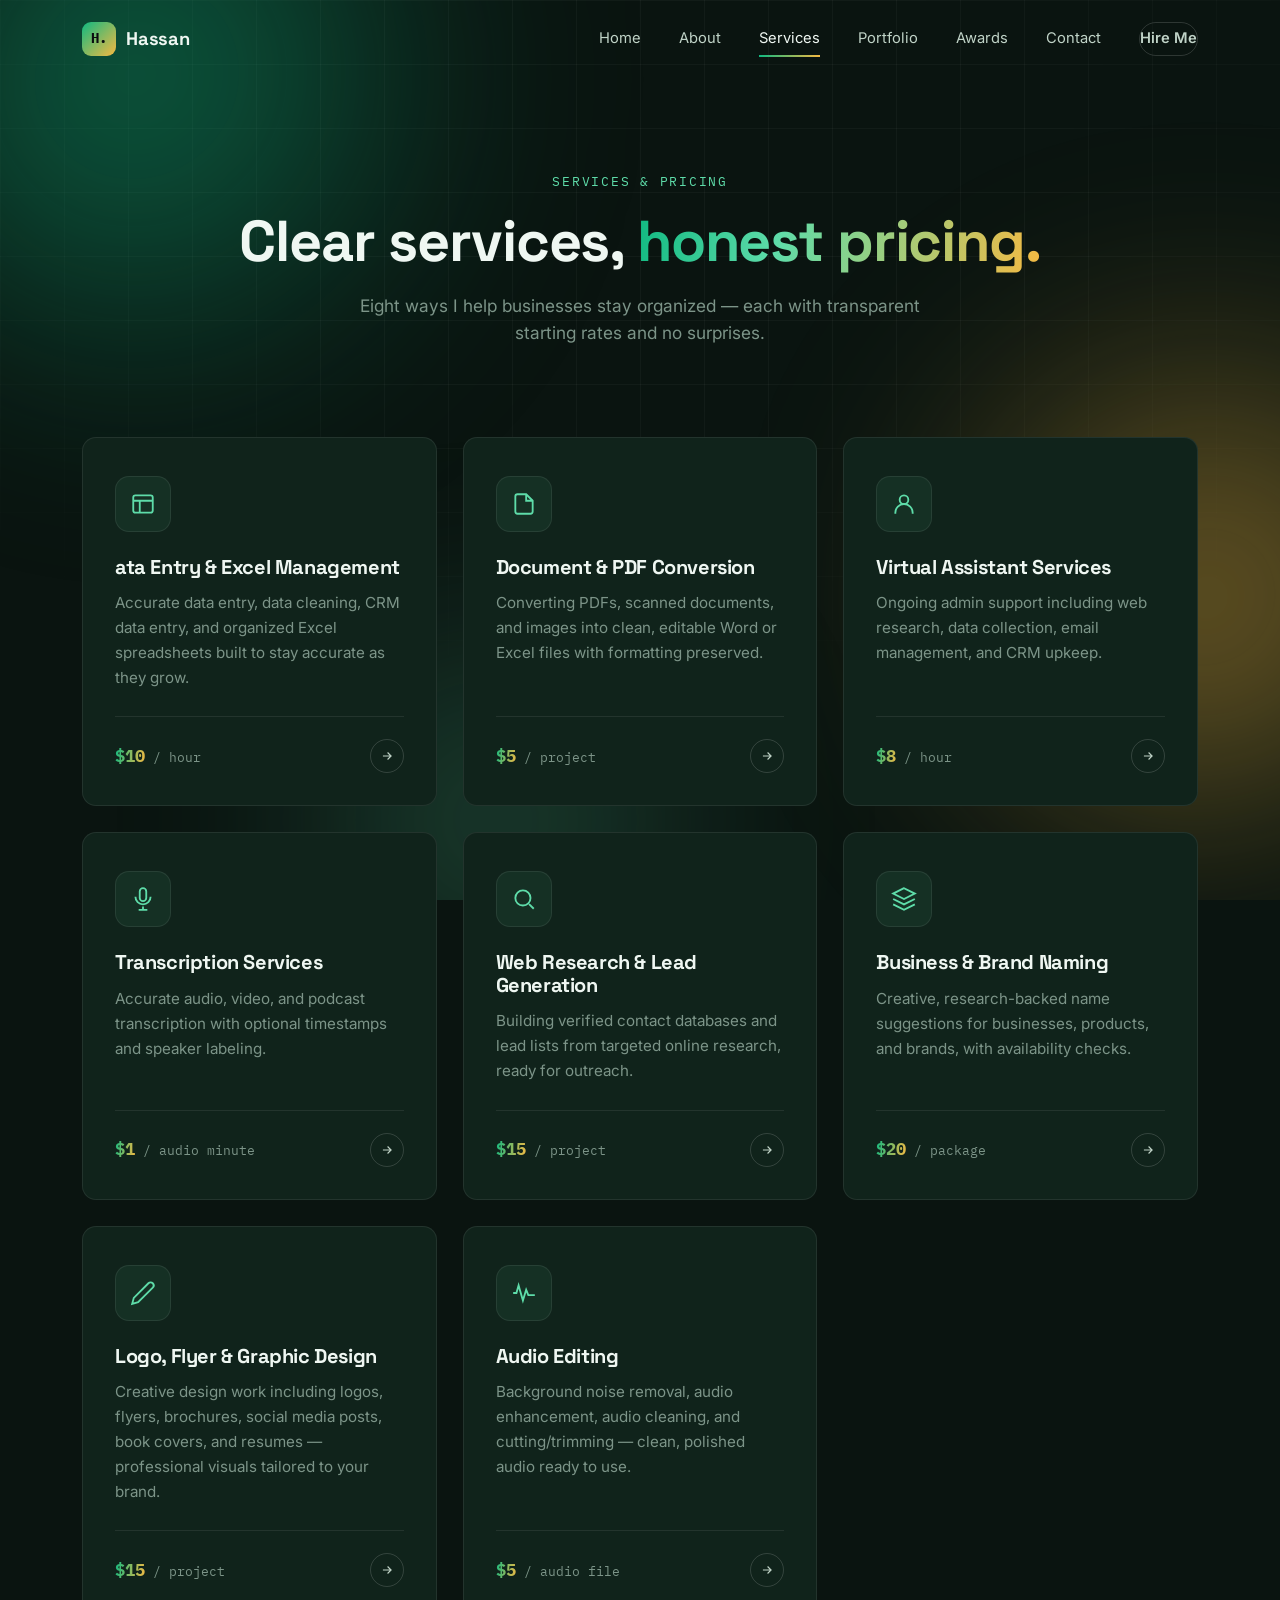
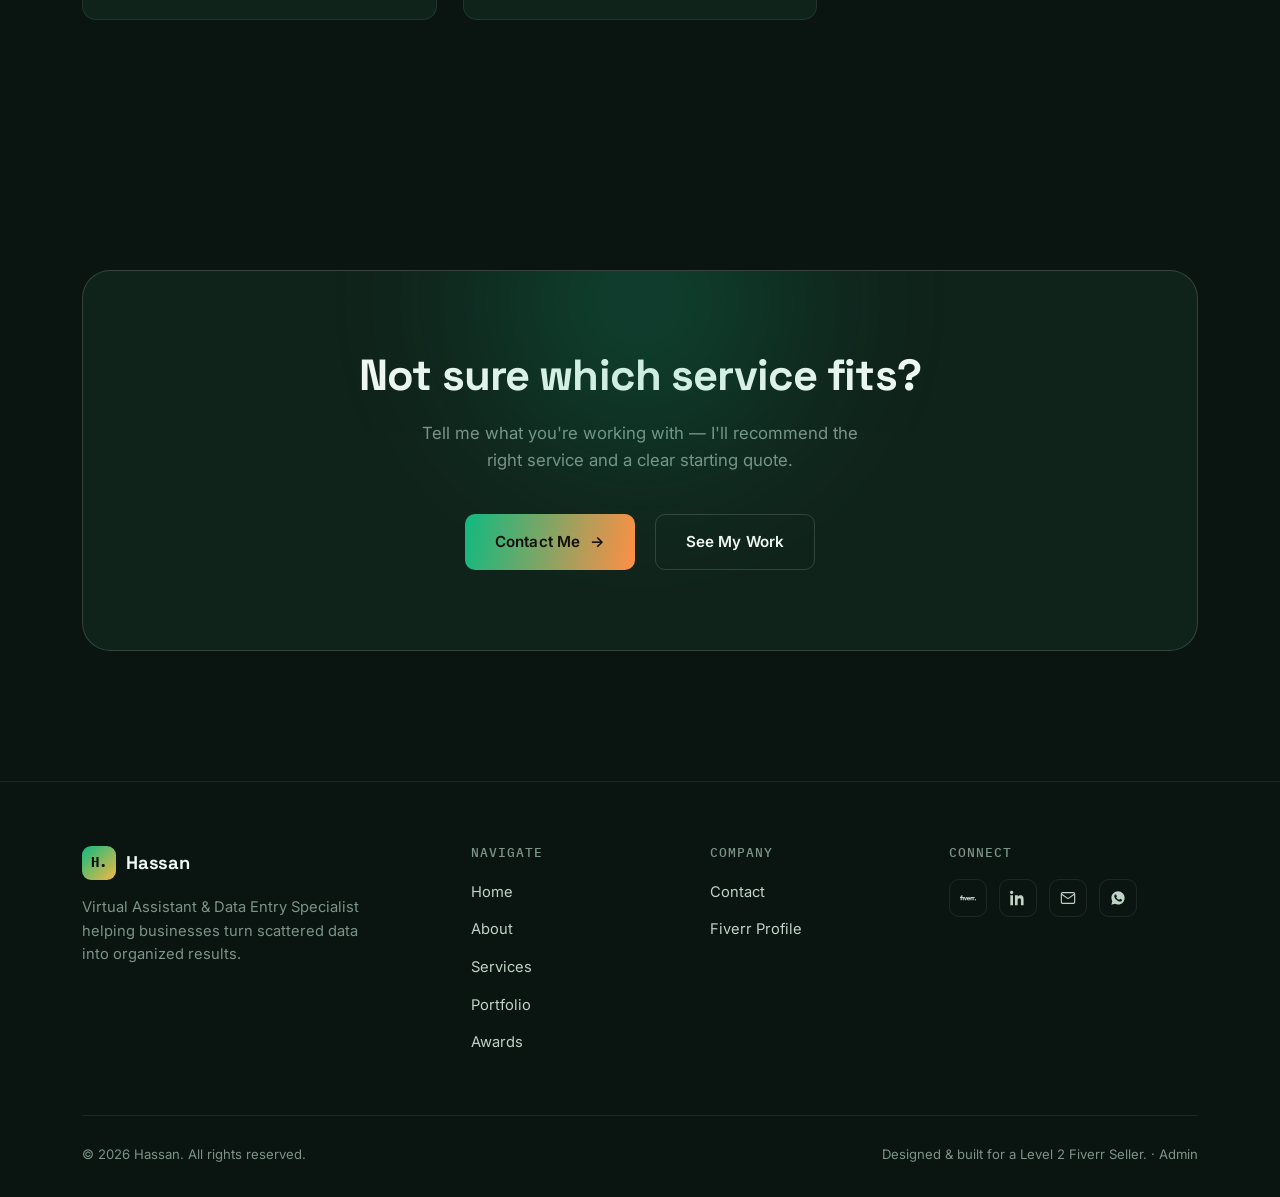
<file: services.html>
<!DOCTYPE html>
<html lang="en">
<head>
<meta charset="UTF-8">
<meta name="viewport" content="width=device-width, initial-scale=1.0">
<title>Services & Pricing — Hassan | Virtual Assistant & Data Entry Specialist</title>
<meta name="description" content="Data entry, Excel management, document & PDF conversion, virtual assistance, transcription, web research, and business naming services with transparent starting prices.">

<link rel="preconnect" href="https://fonts.googleapis.com">
<link rel="preconnect" href="https://fonts.gstatic.com" crossorigin>
<link href="https://fonts.googleapis.com/css2?family=Space+Grotesk:wght@500;600;700&family=Inter:wght@400;500;600;700&family=IBM+Plex+Mono:wght@400;500;600&display=swap" rel="stylesheet">

<link rel="stylesheet" href="style.css">
</head>
<body>

<!-- Ambient animated background -->
<div class="ambient-bg">
  <div class="grid-overlay"></div>
  <div class="blob blob-orange"></div>
  <div class="blob blob-blue"></div>
  <div class="blob blob-orange-2"></div>
</div>

<!-- ================= HEADER / NAV ================= -->
<header class="site-header">
  <div class="container">
    <a href="index.html" class="brand">
      <span class="brand-mark">H.</span>
      <span data-site-name>Hassan</span>
    </a>

    <nav class="nav-links">
      <a href="index.html">Home</a>
      <a href="about.html">About</a>
      <a href="services.html" class="active">Services</a>
      <a href="portfolio.html">Portfolio</a>
      <a href="awards.html">Awards</a>
      <a href="contact.html">Contact</a>
      <a href="contact.html" class="nav-cta">Hire Me</a>
    </nav>

    <button class="nav-toggle" aria-label="Toggle menu">
      <span></span><span></span><span></span>
    </button>
  </div>
</header>

<main>

  <!-- ================= PAGE HERO ================= -->
  <section class="page-hero">
    <div class="container">
      <span class="eyebrow reveal">Services &amp; Pricing</span>
      <h1 class="reveal reveal-delay-1">Clear services, <span class="text-gradient">honest pricing.</span></h1>
      <p class="reveal reveal-delay-2" data-field="servicesPage.heroSubtitle">Six ways I help businesses stay organized — each with transparent starting rates and no surprises.</p>
    </div>
  </section>

  <!-- ================= SERVICES GRID ================= -->
  <section class="services-detail-section" style="padding-top: 10px;">
    <div class="container">
      <div class="services-detail-grid" id="services-full-grid">

        <div class="service-detail-card reveal">
          <div class="service-icon">
            <svg viewBox="0 0 24 24" fill="none" stroke="currentColor" stroke-width="1.7"><rect x="3" y="4" width="18" height="16" rx="2"/><path d="M3 9h18M9 9v11"/></svg>
          </div>
          <h3>Data Entry &amp; Excel Management</h3>
          <p class="desc">Accurate data entry, data cleaning, CRM data entry, and organized Excel spreadsheets built to stay accurate as they grow.</p>
          <div class="card-foot">
            <span class="price-tag"><span class="price-amount">$10</span> <span class="price-unit">/ hour</span></span>
            <a href="contact.html" class="service-link" aria-label="Get started with Data Entry & Excel Management">
              <svg viewBox="0 0 24 24" fill="none" stroke="currentColor" stroke-width="2"><path d="M5 12h14M13 6l6 6-6 6"/></svg>
            </a>
          </div>
        </div>

        <div class="service-detail-card reveal reveal-delay-1">
          <div class="service-icon">
            <svg viewBox="0 0 24 24" fill="none" stroke="currentColor" stroke-width="1.7"><path d="M14 3H6a2 2 0 0 0-2 2v14a2 2 0 0 0 2 2h12a2 2 0 0 0 2-2V9z"/><path d="M14 3v6h6"/></svg>
          </div>
          <h3>Document &amp; PDF Conversion</h3>
          <p class="desc">Converting PDFs, scanned documents, and images into clean, editable Word or Excel files with formatting preserved.</p>
          <div class="card-foot">
            <span class="price-tag"><span class="price-amount">$5</span> <span class="price-unit">/ project</span></span>
            <a href="contact.html" class="service-link" aria-label="Get started with Document & PDF Conversion">
              <svg viewBox="0 0 24 24" fill="none" stroke="currentColor" stroke-width="2"><path d="M5 12h14M13 6l6 6-6 6"/></svg>
            </a>
          </div>
        </div>

        <div class="service-detail-card reveal reveal-delay-2">
          <div class="service-icon">
            <svg viewBox="0 0 24 24" fill="none" stroke="currentColor" stroke-width="1.7"><circle cx="12" cy="8" r="4"/><path d="M4 21v-1a8 8 0 0 1 16 0v1"/></svg>
          </div>
          <h3>Virtual Assistant Services</h3>
          <p class="desc">Ongoing admin support including web research, data collection, email management, and CRM upkeep.</p>
          <div class="card-foot">
            <span class="price-tag"><span class="price-amount">$8</span> <span class="price-unit">/ hour</span></span>
            <a href="contact.html" class="service-link" aria-label="Get started with Virtual Assistant Services">
              <svg viewBox="0 0 24 24" fill="none" stroke="currentColor" stroke-width="2"><path d="M5 12h14M13 6l6 6-6 6"/></svg>
            </a>
          </div>
        </div>

        <div class="service-detail-card reveal">
          <div class="service-icon">
            <svg viewBox="0 0 24 24" fill="none" stroke="currentColor" stroke-width="1.7"><path d="M12 19v3M8 22h8"/><rect x="9" y="2" width="6" height="12" rx="3"/><path d="M5 10a7 7 0 0 0 14 0"/></svg>
          </div>
          <h3>Transcription Services</h3>
          <p class="desc">Accurate audio, video, and podcast transcription with optional timestamps and speaker labeling.</p>
          <div class="card-foot">
            <span class="price-tag"><span class="price-amount">$1</span> <span class="price-unit">/ audio minute</span></span>
            <a href="contact.html" class="service-link" aria-label="Get started with Transcription Services">
              <svg viewBox="0 0 24 24" fill="none" stroke="currentColor" stroke-width="2"><path d="M5 12h14M13 6l6 6-6 6"/></svg>
            </a>
          </div>
        </div>

        <div class="service-detail-card reveal reveal-delay-1">
          <div class="service-icon">
            <svg viewBox="0 0 24 24" fill="none" stroke="currentColor" stroke-width="1.7"><circle cx="11" cy="11" r="7"/><path d="m21 21-4.3-4.3"/></svg>
          </div>
          <h3>Web Research &amp; Lead Generation</h3>
          <p class="desc">Building verified contact databases and lead lists from targeted online research, ready for outreach.</p>
          <div class="card-foot">
            <span class="price-tag"><span class="price-amount">$15</span> <span class="price-unit">/ project</span></span>
            <a href="contact.html" class="service-link" aria-label="Get started with Web Research & Lead Generation">
              <svg viewBox="0 0 24 24" fill="none" stroke="currentColor" stroke-width="2"><path d="M5 12h14M13 6l6 6-6 6"/></svg>
            </a>
          </div>
        </div>

        <div class="service-detail-card reveal reveal-delay-2">
          <div class="service-icon">
            <svg viewBox="0 0 24 24" fill="none" stroke="currentColor" stroke-width="1.7"><path d="M12 2 2 7l10 5 10-5-10-5Z"/><path d="M2 17l10 5 10-5M2 12l10 5 10-5"/></svg>
          </div>
          <h3>Business &amp; Brand Naming</h3>
          <p class="desc">Creative, research-backed name suggestions for businesses, products, and brands, with availability checks.</p>
          <div class="card-foot">
            <span class="price-tag"><span class="price-amount">$20</span> <span class="price-unit">/ package</span></span>
            <a href="contact.html" class="service-link" aria-label="Get started with Business & Brand Naming">
              <svg viewBox="0 0 24 24" fill="none" stroke="currentColor" stroke-width="2"><path d="M5 12h14M13 6l6 6-6 6"/></svg>
            </a>
          </div>
        </div>

      </div>
    </div>
  </section>

  <!-- ================= CLOSING CTA ================= -->
  <section class="cta-section">
    <div class="container">
      <div class="cta-panel reveal">
        <h2>Not sure which service fits?</h2>
        <p>Tell me what you're working with — I'll recommend the right service and a clear starting quote.</p>
        <div class="cta-btn-row">
          <a href="contact.html" class="btn btn-primary">Contact Me <span class="btn-arrow">→</span></a>
          <a href="portfolio.html" class="btn btn-outline">See My Work</a>
        </div>
      </div>
    </div>
  </section>

</main>

<!-- ================= FOOTER ================= -->
<footer class="site-footer">
  <div class="container">
    <div class="footer-top">

      <div class="footer-brand">
        <a href="index.html" class="brand">
          <span class="brand-mark">H.</span>
          <span data-site-name>Hassan</span>
        </a>
        <p>Virtual Assistant &amp; Data Entry Specialist helping businesses turn scattered data into organized results.</p>
      </div>

      <div class="footer-col">
        <h4>Navigate</h4>
        <ul>
          <li><a href="index.html">Home</a></li>
          <li><a href="about.html">About</a></li>
          <li><a href="services.html">Services</a></li>
          <li><a href="portfolio.html">Portfolio</a></li>
          <li><a href="awards.html">Awards</a></li>
        </ul>
      </div>

      <div class="footer-col">
        <h4>Company</h4>
        <ul>
          <li><a href="contact.html">Contact</a></li>
          <li><a href="https://www.fiverr.com/hassan_30?public_mode=true" data-contact="fiverr-href" target="_blank" rel="noopener">Fiverr Profile</a></li>
        </ul>
      </div>

      <div class="footer-col">
        <h4>Connect</h4>
        <div class="social-row">
          <a href="https://www.fiverr.com/hassan_30?public_mode=true" data-contact="fiverr-href" class="social-icon" aria-label="Fiverr" target="_blank" rel="noopener">
            <svg viewBox="0 0 24 24" fill="currentColor"><path d="M23.004 15.588a.995.995 0 1 0 .002-1.99.995.995 0 0 0-.002 1.99zm-.996-3.705h-.85c-.546 0-.84.41-.84 1.092v2.466h-1.61v-3.558h-.684c-.547 0-.84.41-.84 1.092v2.466h-1.61v-4.874h1.61v.74c.264-.574.626-.74 1.163-.74h1.972v.74c.264-.574.625-.74 1.162-.74h.527v1.316zm-6.786 1.501h-3.359c.088.546.43.858 1.006.858.43 0 .732-.175.83-.487l1.425.4c-.351.848-1.22 1.364-2.255 1.364-1.748 0-2.549-1.355-2.549-2.515 0-1.14.703-2.505 2.45-2.505 1.856 0 2.471 1.384 2.471 2.408 0 .224-.01.37-.02.477zm-1.562-.945c-.04-.42-.342-.81-.889-.81-.508 0-.81.225-.908.81h1.797zM7.508 15.44h1.416l1.767-4.874h-1.62l-.86 2.837-.878-2.837H5.72l1.787 4.874zm-6.6 0H2.51v-3.558h1.524v3.558h1.591v-4.874H2.51v-.302c0-.332.235-.536.606-.536h.918V8.412H2.85c-1.162 0-1.943.712-1.943 1.755v.4H0v1.316h.908v3.558z"/></svg>
          </a>
          <a href="https://www.linkedin.com/in/hassan-ali-785b611b7/" data-contact="linkedin-href" class="social-icon" aria-label="LinkedIn" target="_blank" rel="noopener">
            <svg viewBox="0 0 24 24" fill="currentColor"><path d="M4.98 3.5C4.98 4.88 3.87 6 2.5 6S0 4.88 0 3.5 1.12 1 2.5 1s2.48 1.12 2.48 2.5zM.5 8h4V23h-4V8zm7.5 0h3.8v2.05h.05c.53-1 1.83-2.05 3.77-2.05 4.03 0 4.78 2.65 4.78 6.1V23h-4v-6.9c0-1.65-.03-3.77-2.3-3.77-2.3 0-2.65 1.8-2.65 3.65V23h-4V8z"/></svg>
          </a>
          <a href="mailto:hassan3011ali@gmail.com" data-contact="email-href" class="social-icon" aria-label="Email">
            <svg viewBox="0 0 24 24" fill="none" stroke="currentColor" stroke-width="1.7"><rect x="2" y="4" width="20" height="16" rx="2"/><path d="m2 6 10 7 10-7"/></svg>
          </a>
          <a href="contact.html" class="social-icon" aria-label="WhatsApp - available on request">
            <svg viewBox="0 0 24 24" fill="currentColor"><path d="M12.04 2C6.58 2 2.13 6.45 2.13 11.91c0 1.75.46 3.45 1.32 4.95L2 22l5.28-1.38a9.9 9.9 0 0 0 4.76 1.21h.01c5.46 0 9.9-4.45 9.9-9.91C21.96 6.45 17.5 2 12.04 2zm5.8 14.03c-.24.68-1.4 1.3-1.93 1.38-.5.08-1.12.11-1.8-.11-.42-.13-.95-.3-1.64-.6-2.88-1.24-4.76-4.15-4.9-4.35-.14-.19-1.17-1.56-1.17-2.97 0-1.42.74-2.11 1-2.4.26-.29.57-.36.76-.36h.55c.18 0 .42-.03.65.5.24.55.82 1.9.89 2.04.07.14.12.3.02.5-.1.19-.15.31-.29.48-.15.17-.31.38-.44.5-.15.15-.3.31-.13.6.17.29.75 1.24 1.62 2 1.11.99 2.05 1.3 2.34 1.44.29.14.46.12.63-.07.17-.19.72-.83.91-1.12.19-.29.38-.24.63-.14.26.1 1.63.77 1.9.91.28.14.46.2.53.32.07.12.07.68-.17 1.35z"/></svg>
          </a>
        </div>
      </div>

    </div>

    <div class="footer-bottom">
      <span>© 2026 <span data-site-name>Hassan</span>. All rights reserved.</span>
      <span>Designed &amp; built for a Level 2 Fiverr Seller. · <a href="admin.html" style="color:var(--text-muted);">Admin</a></span>
    </div>
  </div>
</footer>

<script src="published-data.js"></script>
<script src="site-data.js"></script>
<script src="site-render.js"></script>
<script src="main.js"></script>
</body>
</html>
</file>
<file: style.css>
/* =========================================================
   HASSAN — VA & DATA ENTRY SPECIALIST PORTFOLIO
   Global Design System
   ========================================================= */

:root {
  /* ---- Color tokens ---- */
  --bg-primary:      #0B0D10;
  --bg-secondary:    #14171C;
  --bg-tertiary:     #1B1F26;
  --bg-elevated:     #1F242C;

  --orange:          #FF7A29;
  --orange-soft:     #FFA35C;
  --orange-glow:     rgba(255, 122, 41, 0.45);

  --blue:            #2EC5FF;
  --blue-soft:       #7FDBFF;
  --blue-glow:       rgba(46, 197, 255, 0.40);

  --text-primary:    #F2F4F7;
  --text-secondary:  #C4CAD3;
  --text-muted:      #838B99;

  --border:          rgba(255, 255, 255, 0.08);
  --border-strong:   rgba(255, 255, 255, 0.14);
  --grid-line:        rgba(255, 255, 255, 0.035);

  /* ---- Type ---- */
  --font-display: 'Space Grotesk', sans-serif;
  --font-body: 'Inter', sans-serif;
  --font-mono: 'IBM Plex Mono', monospace;

  /* ---- Layout ---- */
  --container: 1180px;
  --radius-sm: 8px;
  --radius-md: 14px;
  --radius-lg: 22px;

  /* ---- Motion ---- */
  --ease: cubic-bezier(0.16, 1, 0.3, 1);
}

* { margin: 0; padding: 0; box-sizing: border-box; }

html { scroll-behavior: smooth; }

body {
  background: var(--bg-primary);
  color: var(--text-primary);
  font-family: var(--font-body);
  font-size: 16px;
  line-height: 1.6;
  overflow-x: hidden;
  position: relative;
}

img { max-width: 100%; display: block; }
a { color: inherit; text-decoration: none; }
ul { list-style: none; }
button { font-family: inherit; cursor: pointer; border: none; background: none; color: inherit; }

.container {
  width: 100%;
  max-width: var(--container);
  margin: 0 auto;
  padding: 0 32px;
}

.eyebrow {
  display: inline-flex;
  align-items: center;
  gap: 10px;
  font-family: var(--font-mono);
  font-size: 12.5px;
  letter-spacing: 0.14em;
  text-transform: uppercase;
  color: var(--orange-soft);
  margin-bottom: 18px;
}

.eyebrow::before {
  content: '';
  width: 22px;
  height: 1px;
  background: linear-gradient(90deg, var(--orange), transparent);
}

h1, h2, h3, h4 {
  font-family: var(--font-display);
  font-weight: 700;
  letter-spacing: -0.02em;
  line-height: 1.12;
  color: var(--text-primary);
}

h2 {
  font-size: clamp(2rem, 3.4vw, 2.9rem);
}

h3 {
  font-size: 1.3rem;
}

.section-head {
  max-width: 620px;
  margin-bottom: 56px;
}

.section-head p {
  color: var(--text-muted);
  font-size: 1.02rem;
  margin-top: 14px;
  max-width: 540px;
}

section { position: relative; padding: 120px 0; }

.text-gradient {
  background: linear-gradient(100deg, var(--orange) 0%, var(--orange-soft) 35%, var(--blue) 100%);
  -webkit-background-clip: text;
  background-clip: text;
  color: transparent;
}

/* =========================================================
   AMBIENT BACKGROUND — soft drifting blurred gradient blobs
   ========================================================= */

.ambient-bg {
  position: fixed;
  inset: 0;
  z-index: 0;
  overflow: hidden;
  pointer-events: none;
}

.ambient-bg .grid-overlay {
  position: absolute;
  inset: 0;
  background-image:
    linear-gradient(var(--grid-line) 1px, transparent 1px),
    linear-gradient(90deg, var(--grid-line) 1px, transparent 1px);
  background-size: 64px 64px;
  mask-image: radial-gradient(ellipse 80% 60% at 50% 20%, black 40%, transparent 100%);
}

.blob {
  position: absolute;
  border-radius: 50%;
  filter: blur(110px);
  opacity: 0.55;
  will-change: transform;
}

.blob-orange {
  width: 620px; height: 620px;
  top: -180px; left: -120px;
  background: radial-gradient(circle at 40% 40%, var(--orange) 0%, transparent 70%);
  animation: driftA 26s ease-in-out infinite;
}

.blob-blue {
  width: 560px; height: 560px;
  top: 30%; right: -160px;
  background: radial-gradient(circle at 60% 60%, var(--blue) 0%, transparent 70%);
  animation: driftB 32s ease-in-out infinite;
}

.blob-orange-2 {
  width: 480px; height: 480px;
  bottom: -160px; left: 20%;
  background: radial-gradient(circle at 50% 50%, var(--orange-soft) 0%, transparent 70%);
  opacity: 0.35;
  animation: driftC 38s ease-in-out infinite;
}

@keyframes driftA {
  0%, 100% { transform: translate(0, 0) scale(1); }
  50% { transform: translate(60px, 90px) scale(1.12); }
}
@keyframes driftB {
  0%, 100% { transform: translate(0, 0) scale(1); }
  50% { transform: translate(-70px, -50px) scale(1.08); }
}
@keyframes driftC {
  0%, 100% { transform: translate(0, 0) scale(1); opacity: 0.35; }
  50% { transform: translate(40px, -60px) scale(1.15); opacity: 0.5; }
}

@media (prefers-reduced-motion: reduce) {
  .blob { animation: none; }
  html { scroll-behavior: auto; }
}

/* =========================================================
   NAVIGATION
   ========================================================= */

.site-header {
  position: fixed;
  top: 0; left: 0; right: 0;
  z-index: 100;
  padding: 22px 0;
  transition: background 0.4s var(--ease), padding 0.4s var(--ease), border-color 0.4s var(--ease);
  border-bottom: 1px solid transparent;
}

.site-header.scrolled {
  background: rgba(11, 13, 16, 0.82);
  backdrop-filter: blur(14px);
  -webkit-backdrop-filter: blur(14px);
  padding: 14px 0;
  border-bottom: 1px solid var(--border);
}

.site-header .container {
  display: flex;
  align-items: center;
  justify-content: space-between;
}

.brand {
  font-family: var(--font-display);
  font-weight: 700;
  font-size: 1.15rem;
  display: flex;
  align-items: center;
  gap: 10px;
  letter-spacing: -0.01em;
}

.brand .brand-mark {
  width: 34px; height: 34px;
  border-radius: 9px;
  display: flex; align-items: center; justify-content: center;
  background: linear-gradient(135deg, var(--orange), var(--blue));
  color: #0B0D10;
  font-family: var(--font-mono);
  font-weight: 700;
  font-size: 0.85rem;
}

.nav-links {
  display: flex;
  align-items: center;
  gap: 38px;
}

.nav-links a {
  font-size: 0.92rem;
  color: var(--text-secondary);
  position: relative;
  padding: 4px 0;
  transition: color 0.25s ease;
}

.nav-links a::after {
  content: '';
  position: absolute;
  left: 0; bottom: -2px;
  width: 0%; height: 1.5px;
  background: linear-gradient(90deg, var(--orange), var(--blue));
  transition: width 0.3s var(--ease);
}

.nav-links a:hover { color: var(--text-primary); }
.nav-links a:hover::after,
.nav-links a.active::after { width: 100%; }
.nav-links a.active { color: var(--text-primary); }

.nav-cta {
  padding: 10px 20px;
  border-radius: 999px;
  border: 1px solid var(--border-strong);
  font-size: 0.88rem;
  font-weight: 600;
  transition: border-color 0.3s ease, box-shadow 0.3s ease, transform 0.3s ease;
}

.nav-cta:hover {
  border-color: var(--orange);
  box-shadow: 0 0 24px var(--orange-glow);
  transform: translateY(-1px);
}

.nav-toggle {
  display: none;
  width: 40px; height: 40px;
  border-radius: 8px;
  border: 1px solid var(--border);
  align-items: center;
  justify-content: center;
  flex-direction: column;
  gap: 5px;
}
.nav-toggle span { width: 18px; height: 1.5px; background: var(--text-primary); }

/* =========================================================
   BUTTONS
   ========================================================= */

.btn {
  display: inline-flex;
  align-items: center;
  gap: 10px;
  padding: 15px 30px;
  border-radius: 10px;
  font-size: 0.95rem;
  font-weight: 600;
  letter-spacing: 0.01em;
  transition: transform 0.3s var(--ease), box-shadow 0.3s var(--ease), background 0.3s ease;
}

.btn-primary {
  background: linear-gradient(100deg, var(--orange) 0%, #FF8F45 100%);
  color: #14100B;
  box-shadow: 0 0 0 rgba(255,122,41,0);
}

.btn-primary:hover {
  transform: translateY(-2px);
  box-shadow: 0 12px 36px -8px var(--orange-glow);
}

.btn-outline {
  border: 1px solid var(--border-strong);
  color: var(--text-primary);
}

.btn-outline:hover {
  border-color: var(--blue);
  box-shadow: 0 0 28px var(--blue-glow);
  transform: translateY(-2px);
}

.btn-arrow { transition: transform 0.3s var(--ease); }
.btn:hover .btn-arrow { transform: translateX(4px); }

/* =========================================================
   SCROLL REVEAL
   ========================================================= */

.reveal {
  opacity: 0;
  transform: translateY(36px);
  transition: opacity 0.9s var(--ease), transform 0.9s var(--ease);
}
.reveal.is-visible {
  opacity: 1;
  transform: translateY(0);
}
.reveal-delay-1 { transition-delay: 0.1s; }
.reveal-delay-2 { transition-delay: 0.2s; }
.reveal-delay-3 { transition-delay: 0.3s; }
.reveal-delay-4 { transition-delay: 0.4s; }
.reveal-delay-5 { transition-delay: 0.5s; }

@media (prefers-reduced-motion: reduce) {
  .reveal { opacity: 1; transform: none; transition: none; }
}

/* =========================================================
   HERO
   ========================================================= */

.hero {
  padding: 190px 0 120px;
  position: relative;
}

.hero .container {
  display: grid;
  grid-template-columns: 0.95fr 1.05fr;
  gap: 64px;
  align-items: center;
}

.hero-visual {
  position: relative;
  order: 2;
}

.hero-frame {
  position: relative;
  border-radius: var(--radius-lg);
  overflow: hidden;
  aspect-ratio: 4 / 5;
  background: var(--bg-secondary);
  border: 1px solid var(--border-strong);
  box-shadow:
    0 0 0 1px rgba(255,255,255,0.02),
    0 30px 80px -20px rgba(0,0,0,0.6);
}

.hero-frame::before {
  content: '';
  position: absolute;
  inset: -2px;
  padding: 2px;
  border-radius: inherit;
  background: linear-gradient(135deg, var(--orange), transparent 40%, var(--blue));
  -webkit-mask: linear-gradient(#000 0 0) content-box, linear-gradient(#000 0 0);
  -webkit-mask-composite: xor;
  mask-composite: exclude;
  opacity: 0.7;
  z-index: 2;
  pointer-events: none;
}

.hero-frame img {
  width: 100%; height: 100%;
  object-fit: cover;
  clip-path: inset(0 0 0 0);
  animation: photoReveal 1.4s var(--ease) 0.3s both;
}

@keyframes photoReveal {
  0% { clip-path: inset(0 100% 0 0); filter: saturate(0.4) brightness(0.7); }
  100% { clip-path: inset(0 0% 0 0); filter: saturate(1) brightness(1); }
}

.hero-frame .frame-tag {
  position: absolute;
  bottom: 18px; left: 18px; right: 18px;
  z-index: 3;
  display: flex;
  align-items: center;
  justify-content: space-between;
  padding: 12px 16px;
  border-radius: var(--radius-sm);
  background: rgba(11, 13, 16, 0.7);
  backdrop-filter: blur(10px);
  border: 1px solid var(--border);
  font-family: var(--font-mono);
  font-size: 12px;
  color: var(--text-secondary);
}

.frame-tag .dot {
  width: 7px; height: 7px; border-radius: 50%;
  background: var(--orange);
  box-shadow: 0 0 10px var(--orange);
  display: inline-block;
  margin-right: 6px;
  animation: pulseDot 2.2s ease-in-out infinite;
}

@keyframes pulseDot {
  0%, 100% { opacity: 1; }
  50% { opacity: 0.4; }
}

.hero-content { order: 1; }

.hero-content h1 {
  font-size: clamp(2.6rem, 5vw, 4.1rem);
  margin-bottom: 22px;
}

.hero-content .role {
  font-family: var(--font-mono);
  font-size: 1.05rem;
  color: var(--blue-soft);
  margin-bottom: 18px;
  display: block;
}

.hero-content .tagline {
  font-size: 1.15rem;
  color: var(--text-secondary);
  max-width: 460px;
  margin-bottom: 40px;
}

.hero-cta-row {
  display: flex;
  align-items: center;
  gap: 22px;
  flex-wrap: wrap;
}

.hero-meta {
  margin-top: 52px;
  display: flex;
  gap: 34px;
  flex-wrap: wrap;
  padding-top: 28px;
  border-top: 1px solid var(--border);
}

.hero-meta-item {
  font-family: var(--font-mono);
  font-size: 0.82rem;
  color: var(--text-muted);
}

.hero-meta-item strong {
  display: block;
  font-family: var(--font-display);
  font-size: 1.1rem;
  color: var(--text-primary);
  font-weight: 700;
  margin-bottom: 2px;
}

/* =========================================================
   STATS
   ========================================================= */

.stats-section {
  padding: 90px 0;
  border-top: 1px solid var(--border);
  border-bottom: 1px solid var(--border);
  background: linear-gradient(180deg, transparent, rgba(255,255,255,0.015), transparent);
}

.stats-grid {
  display: grid;
  grid-template-columns: repeat(4, 1fr);
  gap: 1px;
  background: var(--border);
  border: 1px solid var(--border);
  border-radius: var(--radius-md);
  overflow: hidden;
}

.stat-cell {
  background: var(--bg-primary);
  padding: 38px 30px;
  text-align: left;
}

.stat-number {
  font-family: var(--font-mono);
  font-size: clamp(2.1rem, 3.4vw, 2.7rem);
  font-weight: 700;
  display: flex;
  align-items: baseline;
  gap: 3px;
  background: linear-gradient(100deg, var(--orange), var(--blue));
  -webkit-background-clip: text;
  background-clip: text;
  color: transparent;
}

.stat-label {
  margin-top: 10px;
  font-size: 0.88rem;
  color: var(--text-muted);
  letter-spacing: 0.01em;
}

/* =========================================================
   SERVICES TEASER
   ========================================================= */

.services-grid {
  display: grid;
  grid-template-columns: repeat(3, 1fr);
  gap: 22px;
}

.service-card {
  padding: 32px 28px;
  background: var(--bg-secondary);
  border: 1px solid var(--border);
  border-radius: var(--radius-md);
  transition: transform 0.4s var(--ease), border-color 0.4s ease, box-shadow 0.4s ease;
  position: relative;
  overflow: hidden;
}

.service-card::before {
  content: '';
  position: absolute;
  top: 0; left: 0; right: 0; height: 2px;
  background: linear-gradient(90deg, var(--orange), var(--blue));
  transform: scaleX(0);
  transform-origin: left;
  transition: transform 0.5s var(--ease);
}

.service-card:hover {
  transform: translateY(-6px);
  border-color: var(--border-strong);
  box-shadow: 0 24px 48px -20px rgba(0,0,0,0.55);
}

.service-card:hover::before { transform: scaleX(1); }

.service-icon {
  width: 48px; height: 48px;
  border-radius: 12px;
  display: flex; align-items: center; justify-content: center;
  background: var(--bg-tertiary);
  border: 1px solid var(--border);
  margin-bottom: 20px;
  color: var(--orange-soft);
}

.service-icon svg { width: 22px; height: 22px; }

.service-card h3 { margin-bottom: 8px; font-size: 1.12rem; }
.service-card p { color: var(--text-muted); font-size: 0.92rem; }

.services-foot {
  margin-top: 44px;
  display: flex;
  justify-content: center;
}

/* =========================================================
   FEATURED WORK
   ========================================================= */

.work-grid {
  display: grid;
  grid-template-columns: repeat(3, 1fr);
  gap: 24px;
}

.work-card {
  display: block;
  border-radius: var(--radius-md);
  overflow: hidden;
  background: var(--bg-secondary);
  border: 1px solid var(--border);
  position: relative;
  transition: transform 0.4s var(--ease), border-color 0.4s ease, box-shadow 0.4s ease;
}

.work-card:hover {
  transform: translateY(-6px);
  border-color: var(--border-strong);
  box-shadow: 0 24px 48px -20px rgba(0,0,0,0.55);
}

.work-thumb {
  aspect-ratio: 4 / 3;
  overflow: hidden;
  position: relative;
}

.work-thumb .thumb-surface {
  width: 100%; height: 100%;
  transition: transform 0.6s var(--ease);
  display: flex;
  align-items: center;
  justify-content: center;
  position: relative;
}

.work-thumb img {
  width: 100%; height: 100%;
  object-fit: cover;
  transition: transform 0.6s var(--ease);
}

.work-card:hover .thumb-surface,
.work-card:hover .work-thumb img { transform: scale(1.08); }

.work-thumb .thumb-overlay {
  position: absolute; inset: 0;
  background: linear-gradient(180deg, transparent 40%, rgba(11,13,16,0.9) 100%);
  opacity: 0;
  transition: opacity 0.4s ease;
  display: flex;
  align-items: flex-end;
  padding: 18px;
}

.work-card:hover .thumb-overlay { opacity: 1; }

.thumb-overlay span {
  font-family: var(--font-mono);
  font-size: 0.78rem;
  color: var(--blue-soft);
  letter-spacing: 0.04em;
}

.work-body { padding: 20px 22px 24px; }
.work-body .work-cat {
  font-family: var(--font-mono);
  font-size: 0.72rem;
  letter-spacing: 0.1em;
  text-transform: uppercase;
  color: var(--orange-soft);
  margin-bottom: 8px;
  display: block;
}
.work-body h3 { font-size: 1rem; margin-bottom: 6px; }
.work-body p { font-size: 0.87rem; color: var(--text-muted); }

.work-foot {
  margin-top: 48px;
  display: flex;
  justify-content: center;
}

/* =========================================================
   TESTIMONIALS
   ========================================================= */

.testimonial-viewport {
  overflow: hidden;
  position: relative;
}

.testimonial-track {
  display: flex;
  gap: 24px;
  transition: transform 0.7s var(--ease);
}

.testimonial-card {
  flex: 0 0 calc((100% - 48px) / 3);
  background: var(--bg-secondary);
  border: 1px solid var(--border);
  border-radius: var(--radius-md);
  padding: 34px 30px;
  display: flex;
  flex-direction: column;
}

.testimonial-stars {
  color: var(--orange);
  font-size: 0.95rem;
  letter-spacing: 2px;
  margin-bottom: 18px;
}

.testimonial-card p.quote {
  font-size: 1.02rem;
  color: var(--text-secondary);
  line-height: 1.65;
  margin-bottom: 26px;
  flex-grow: 1;
}

.testimonial-client {
  display: flex;
  align-items: center;
  gap: 12px;
  padding-top: 18px;
  border-top: 1px solid var(--border);
}

.client-avatar {
  width: 40px; height: 40px;
  border-radius: 50%;
  background: linear-gradient(135deg, var(--orange), var(--blue));
  display: flex; align-items: center; justify-content: center;
  font-family: var(--font-mono);
  font-weight: 700;
  font-size: 0.82rem;
  color: #0B0D10;
  flex-shrink: 0;
}

.client-name { font-size: 0.92rem; font-weight: 600; }
.client-role { font-size: 0.78rem; color: var(--text-muted); }

.testimonial-controls {
  display: flex;
  justify-content: center;
  gap: 12px;
  margin-top: 40px;
}

.t-dot {
  width: 8px; height: 8px;
  border-radius: 50%;
  background: var(--border-strong);
  transition: background 0.3s ease, transform 0.3s ease, box-shadow 0.3s ease;
}

.t-dot.active {
  background: var(--orange);
  box-shadow: 0 0 10px var(--orange-glow);
  transform: scale(1.3);
}

/* =========================================================
   TOOLS MARQUEE
   ========================================================= */

.marquee-section {
  padding: 90px 0;
  border-top: 1px solid var(--border);
  border-bottom: 1px solid var(--border);
}

.marquee-wrap {
  position: relative;
  overflow: hidden;
  -webkit-mask-image: linear-gradient(90deg, transparent, black 10%, black 90%, transparent);
  mask-image: linear-gradient(90deg, transparent, black 10%, black 90%, transparent);
}

.marquee-track {
  display: flex;
  gap: 64px;
  width: max-content;
  animation: marqueeScroll 28s linear infinite;
}

.marquee-wrap:hover .marquee-track { animation-play-state: paused; }

@keyframes marqueeScroll {
  from { transform: translateX(0); }
  to { transform: translateX(-50%); }
}

.tool-item {
  display: flex;
  align-items: center;
  gap: 12px;
  font-family: var(--font-mono);
  font-size: 1.05rem;
  color: var(--text-muted);
  white-space: nowrap;
  padding: 14px 26px;
  border: 1px solid var(--border);
  border-radius: 999px;
  background: var(--bg-secondary);
}

.tool-item .tool-dot {
  width: 6px; height: 6px;
  border-radius: 50%;
  background: var(--blue);
}

/* =========================================================
   CLOSING CTA
   ========================================================= */

.cta-section { padding: 130px 0; }

.cta-panel {
  border-radius: 28px;
  border: 1px solid var(--border-strong);
  padding: 80px 60px;
  text-align: center;
  position: relative;
  overflow: hidden;
  background: var(--bg-secondary);
}

.cta-panel::before {
  content: '';
  position: absolute;
  width: 500px; height: 500px;
  top: -220px; left: 50%;
  transform: translateX(-50%);
  background: radial-gradient(circle, var(--orange) 0%, transparent 65%);
  opacity: 0.28;
  filter: blur(70px);
  pointer-events: none;
}

.cta-panel h2 { max-width: 640px; margin: 0 auto 20px; }
.cta-panel p {
  color: var(--text-muted);
  max-width: 460px;
  margin: 0 auto 40px;
  font-size: 1.05rem;
}

.cta-btn-row {
  display: flex;
  justify-content: center;
  gap: 20px;
  flex-wrap: wrap;
  position: relative;
  z-index: 2;
}

/* =========================================================
   FOOTER
   ========================================================= */

.site-footer {
  border-top: 1px solid var(--border);
  padding: 64px 0 32px;
}

.footer-top {
  display: grid;
  grid-template-columns: 1.4fr 0.8fr 0.8fr 1fr;
  gap: 40px;
  padding-bottom: 48px;
}

.footer-brand p {
  color: var(--text-muted);
  font-size: 0.92rem;
  margin-top: 16px;
  max-width: 280px;
}

.footer-col h4 {
  font-size: 0.82rem;
  letter-spacing: 0.08em;
  text-transform: uppercase;
  color: var(--text-muted);
  font-family: var(--font-mono);
  font-weight: 500;
  margin-bottom: 18px;
}

.footer-col ul li { margin-bottom: 12px; }
.footer-col ul li a {
  font-size: 0.92rem;
  color: var(--text-secondary);
  transition: color 0.25s ease;
}
.footer-col ul li a:hover { color: var(--orange-soft); }

.social-row {
  display: flex;
  gap: 12px;
}

.social-icon {
  width: 38px; height: 38px;
  border-radius: 10px;
  border: 1px solid var(--border);
  display: flex; align-items: center; justify-content: center;
  color: var(--text-secondary);
  transition: border-color 0.3s ease, color 0.3s ease, box-shadow 0.3s ease, transform 0.3s ease;
}
.social-icon svg { width: 16px; height: 16px; }
.social-icon:hover {
  border-color: var(--blue);
  color: var(--blue-soft);
  box-shadow: 0 0 20px var(--blue-glow);
  transform: translateY(-2px);
}

.footer-bottom {
  display: flex;
  justify-content: space-between;
  align-items: center;
  padding-top: 28px;
  border-top: 1px solid var(--border);
  font-size: 0.82rem;
  color: var(--text-muted);
  flex-wrap: wrap;
  gap: 12px;
}

.footer-bottom a { color: var(--text-muted); }
.footer-bottom a:hover { color: var(--text-primary); }

/* =========================================================
   INTERIOR PAGE HERO (Portfolio, About, Services, etc.)
   ========================================================= */

.page-hero {
  padding: 168px 0 80px;
  text-align: center;
}

.page-hero .eyebrow { justify-content: center; }
.page-hero .eyebrow::before { display: none; }

.page-hero h1 {
  font-size: clamp(2.4rem, 4.6vw, 3.6rem);
  margin-bottom: 18px;
}

.page-hero p {
  color: var(--text-muted);
  font-size: 1.08rem;
  max-width: 560px;
  margin: 0 auto;
}

/* =========================================================
   FILTER TABS
   ========================================================= */

.filter-bar {
  display: flex;
  justify-content: center;
  flex-wrap: wrap;
  gap: 10px;
  margin-bottom: 60px;
}

.filter-tab {
  padding: 12px 22px;
  border-radius: 999px;
  border: 1px solid var(--border);
  background: var(--bg-secondary);
  font-family: var(--font-mono);
  font-size: 0.86rem;
  color: var(--text-muted);
  letter-spacing: 0.01em;
  transition: color 0.35s ease, border-color 0.35s ease, background 0.35s ease, box-shadow 0.35s ease, transform 0.3s ease;
  position: relative;
}

.filter-tab:hover {
  color: var(--text-primary);
  border-color: var(--border-strong);
  transform: translateY(-1px);
}

.filter-tab.active {
  color: #0B0D10;
  background: linear-gradient(100deg, var(--orange) 0%, var(--blue) 130%);
  border-color: transparent;
  box-shadow: 0 10px 30px -10px var(--orange-glow);
  font-weight: 600;
}

.filter-count {
  display: inline-block;
  margin-left: 6px;
  opacity: 0.7;
  font-size: 0.8em;
}

/* =========================================================
   PROJECT GRID (Portfolio)
   ========================================================= */

.project-grid {
  display: grid;
  grid-template-columns: repeat(3, 1fr);
  gap: 26px;
}

.project-card {
  border-radius: var(--radius-md);
  overflow: hidden;
  background: var(--bg-secondary);
  border: 1px solid var(--border);
  cursor: pointer;
  opacity: 0;
  transition: opacity 0.5s var(--ease), transform 0.5s var(--ease), border-color 0.4s ease, box-shadow 0.4s ease;
  text-align: left;
}

@media (prefers-reduced-motion: reduce) {
  .project-card { opacity: 1; }
}

.project-card:hover {
  transform: translateY(-6px);
  border-color: var(--border-strong);
  box-shadow: 0 26px 54px -22px rgba(0,0,0,0.6), 0 0 32px -18px var(--blue-glow);
}

.project-card.is-hidden {
  display: none;
}

.project-card .work-thumb { aspect-ratio: 4/3; }

.project-card .work-thumb img {
  width: 100%; height: 100%;
  object-fit: cover;
  transition: transform 0.6s var(--ease);
}

.project-card:hover .work-thumb img { transform: scale(1.08); }

.project-card .work-body { padding: 20px 22px 24px; }

.filtering-out {
  opacity: 0 !important;
  transform: translateY(14px) scale(0.98) !important;
}

.filtering-in {
  animation: filterIn 0.6s var(--ease) both;
}

@keyframes filterIn {
  from { opacity: 0; transform: translateY(20px); }
  to { opacity: 1; transform: translateY(0); }
}

/* =========================================================
   LIGHTBOX
   ========================================================= */

.lightbox {
  position: fixed;
  inset: 0;
  z-index: 200;
  display: flex;
  align-items: center;
  justify-content: center;
  padding: 32px;
  opacity: 0;
  pointer-events: none;
  transition: opacity 0.4s var(--ease);
}

.lightbox.open {
  opacity: 1;
  pointer-events: auto;
}

.lightbox-backdrop {
  position: absolute;
  inset: 0;
  background: rgba(8, 9, 11, 0.86);
  backdrop-filter: blur(8px);
  -webkit-backdrop-filter: blur(8px);
}

.lightbox-panel {
  position: relative;
  z-index: 2;
  width: 100%;
  max-width: 880px;
  max-height: 86vh;
  overflow-y: auto;
  background: var(--bg-secondary);
  border: 1px solid var(--border-strong);
  border-radius: var(--radius-lg);
  transform: translateY(24px) scale(0.98);
  transition: transform 0.45s var(--ease);
  box-shadow: 0 40px 100px -30px rgba(0,0,0,0.7);
}

.lightbox.open .lightbox-panel {
  transform: translateY(0) scale(1);
}

.lightbox-media {
  width: 100%;
  aspect-ratio: 16/9;
  overflow: hidden;
  border-bottom: 1px solid var(--border);
}

.lightbox-media img { width: 100%; height: 100%; object-fit: cover; }

.lightbox-body { padding: 34px 38px 40px; }

.lightbox-close {
  position: absolute;
  top: 18px; right: 18px;
  z-index: 3;
  width: 40px; height: 40px;
  border-radius: 50%;
  background: rgba(11,13,16,0.7);
  backdrop-filter: blur(8px);
  border: 1px solid var(--border-strong);
  display: flex; align-items: center; justify-content: center;
  color: var(--text-primary);
  transition: border-color 0.3s ease, box-shadow 0.3s ease, transform 0.3s ease;
}

.lightbox-close:hover {
  border-color: var(--orange);
  box-shadow: 0 0 20px var(--orange-glow);
  transform: rotate(90deg);
}

.lightbox-close svg { width: 16px; height: 16px; }

.lightbox-cat {
  font-family: var(--font-mono);
  font-size: 0.76rem;
  letter-spacing: 0.1em;
  text-transform: uppercase;
  color: var(--orange-soft);
  display: block;
  margin-bottom: 12px;
}

.lightbox-body h3 {
  font-size: 1.5rem;
  margin-bottom: 16px;
}

.lightbox-body p {
  color: var(--text-secondary);
  font-size: 1rem;
  line-height: 1.75;
}

body.lightbox-active { overflow: hidden; }

/* =========================================================
   ABOUT — STORY SECTION
   ========================================================= */

.story-section .container {
  display: grid;
  grid-template-columns: 0.85fr 1.15fr;
  gap: 70px;
  align-items: start;
}

.story-side {
  position: sticky;
  top: 130px;
}

.story-side .eyebrow::before { display: none; }

.story-stat-card {
  margin-top: 34px;
  padding: 26px 26px;
  border-radius: var(--radius-md);
  border: 1px solid var(--border);
  background: var(--bg-secondary);
}

.story-stat-card + .story-stat-card { margin-top: 16px; }

.story-stat-card .num {
  font-family: var(--font-mono);
  font-size: 1.8rem;
  font-weight: 700;
  background: linear-gradient(100deg, var(--orange), var(--blue));
  -webkit-background-clip: text;
  background-clip: text;
  color: transparent;
}

.story-stat-card .label {
  margin-top: 4px;
  font-size: 0.85rem;
  color: var(--text-muted);
}

.story-body p {
  color: var(--text-secondary);
  font-size: 1.06rem;
  line-height: 1.85;
  margin-bottom: 24px;
}

.story-body p:first-child {
  font-size: 1.2rem;
  color: var(--text-primary);
}

.pull-quote {
  margin: 40px 0;
  padding: 30px 32px;
  border-left: 2px solid transparent;
  border-image: linear-gradient(180deg, var(--orange), var(--blue)) 1;
  background: var(--bg-secondary);
  border-radius: 0 var(--radius-md) var(--radius-md) 0;
}

.pull-quote p {
  font-family: var(--font-display);
  font-weight: 600;
  font-size: 1.35rem;
  color: var(--text-primary);
  line-height: 1.5;
  margin: 0;
}

/* =========================================================
   TIMELINE
   ========================================================= */

.timeline-section { padding-top: 40px; }

.timeline {
  position: relative;
  max-width: 780px;
  margin: 0 auto;
  padding-left: 46px;
}

.timeline::before {
  content: '';
  position: absolute;
  left: 13px;
  top: 8px;
  bottom: 8px;
  width: 1px;
  background: linear-gradient(180deg, var(--orange) 0%, var(--border-strong) 20%, var(--border-strong) 80%, var(--blue) 100%);
  opacity: 0.5;
}

.timeline-item {
  position: relative;
  padding-bottom: 52px;
}

.timeline-item:last-child { padding-bottom: 0; }

.timeline-dot {
  position: absolute;
  left: -46px;
  top: 4px;
  width: 28px; height: 28px;
  border-radius: 50%;
  background: var(--bg-secondary);
  border: 1px solid var(--border-strong);
  display: flex;
  align-items: center;
  justify-content: center;
  font-family: var(--font-mono);
  font-size: 0.72rem;
  font-weight: 600;
  color: var(--orange-soft);
}

.timeline-item:last-child .timeline-dot {
  background: linear-gradient(135deg, var(--orange), var(--blue));
  color: #0B0D10;
  box-shadow: 0 0 22px var(--orange-glow);
  border-color: transparent;
}

.timeline-card {
  padding: 26px 28px;
  border-radius: var(--radius-md);
  background: var(--bg-secondary);
  border: 1px solid var(--border);
  transition: border-color 0.4s ease, transform 0.4s var(--ease), box-shadow 0.4s ease;
}

.timeline-card:hover {
  border-color: var(--border-strong);
  transform: translateX(4px);
  box-shadow: 0 20px 44px -22px rgba(0,0,0,0.55);
}

.timeline-card .tl-tag {
  font-family: var(--font-mono);
  font-size: 0.74rem;
  letter-spacing: 0.08em;
  text-transform: uppercase;
  color: var(--blue-soft);
  display: block;
  margin-bottom: 8px;
}

.timeline-card h3 {
  font-size: 1.08rem;
  margin-bottom: 6px;
}

.timeline-card p {
  color: var(--text-muted);
  font-size: 0.92rem;
}

/* =========================================================
   SKILLS
   ========================================================= */

.skills-grid {
  display: grid;
  grid-template-columns: 1fr 1fr;
  gap: 34px 60px;
  max-width: 900px;
  margin: 0 auto;
}

.skill-item .skill-head {
  display: flex;
  justify-content: space-between;
  align-items: baseline;
  margin-bottom: 12px;
}

.skill-item h3 {
  font-size: 0.98rem;
  font-weight: 600;
  font-family: var(--font-body);
  color: var(--text-primary);
}

.skill-percent {
  font-family: var(--font-mono);
  font-size: 0.88rem;
  color: var(--orange-soft);
}

.skill-bar {
  width: 100%;
  height: 8px;
  border-radius: 999px;
  background: var(--bg-tertiary);
  border: 1px solid var(--border);
  overflow: hidden;
}

.skill-fill {
  height: 100%;
  width: 0%;
  border-radius: 999px;
  background: linear-gradient(90deg, var(--orange) 0%, var(--blue) 100%);
  transition: width 1.4s var(--ease);
}

/* =========================================================
   SERVICES PAGE — detailed cards
   ========================================================= */

.services-detail-grid {
  display: grid;
  grid-template-columns: repeat(3, 1fr);
  gap: 26px;
}

.service-detail-card {
  padding: 38px 32px 32px;
  background: var(--bg-secondary);
  border: 1px solid var(--border);
  border-radius: var(--radius-md);
  display: flex;
  flex-direction: column;
  position: relative;
  overflow: hidden;
  transition: transform 0.45s var(--ease), border-color 0.45s ease, box-shadow 0.45s ease;
}

.service-detail-card::before {
  content: '';
  position: absolute;
  top: 0; left: 0; right: 0; height: 2px;
  background: linear-gradient(90deg, var(--orange), var(--blue));
  transform: scaleX(0);
  transform-origin: left;
  transition: transform 0.5s var(--ease);
}

.service-detail-card:hover {
  transform: translateY(-8px);
  border-color: var(--border-strong);
  box-shadow: 0 30px 60px -24px rgba(0,0,0,0.6), 0 0 40px -22px var(--orange-glow);
}

.service-detail-card:hover::before { transform: scaleX(1); }

.service-detail-card .service-icon {
  width: 56px; height: 56px;
  border-radius: 14px;
  margin-bottom: 24px;
}

.service-detail-card .service-icon svg { width: 26px; height: 26px; }

.service-detail-card h3 {
  font-size: 1.25rem;
  margin-bottom: 12px;
}

.service-detail-card p.desc {
  color: var(--text-muted);
  font-size: 0.95rem;
  line-height: 1.65;
  flex-grow: 1;
  margin-bottom: 26px;
}

.service-detail-card .card-foot {
  display: flex;
  align-items: center;
  justify-content: space-between;
  padding-top: 22px;
  border-top: 1px solid var(--border);
}

.price-tag {
  font-family: var(--font-mono);
  font-size: 0.9rem;
  color: var(--text-primary);
}

.price-tag .price-amount {
  font-weight: 700;
  font-size: 1.05rem;
  background: linear-gradient(100deg, var(--orange), var(--blue));
  -webkit-background-clip: text;
  background-clip: text;
  color: transparent;
}

.price-tag .price-unit {
  color: var(--text-muted);
  font-size: 0.82rem;
}

.service-link {
  display: flex;
  align-items: center;
  justify-content: center;
  width: 34px; height: 34px;
  border-radius: 50%;
  border: 1px solid var(--border-strong);
  color: var(--text-secondary);
  transition: border-color 0.3s ease, color 0.3s ease, box-shadow 0.3s ease, transform 0.3s ease;
}

.service-link svg { width: 14px; height: 14px; }

.service-detail-card:hover .service-link {
  border-color: var(--blue);
  color: var(--blue-soft);
  box-shadow: 0 0 18px var(--blue-glow);
  transform: translateX(2px);
}

/* =========================================================
   AWARDS & ACHIEVEMENTS
   ========================================================= */

.achievements-list {
  max-width: 880px;
  margin: 0 auto;
  display: flex;
  flex-direction: column;
  gap: 26px;
}

.achievement-card {
  display: grid;
  grid-template-columns: 72px 1fr;
  gap: 28px;
  padding: 36px 38px;
  background: var(--bg-secondary);
  border: 1px solid var(--border);
  border-radius: var(--radius-lg);
  transition: transform 0.45s var(--ease), border-color 0.45s ease, box-shadow 0.45s ease;
}

.achievement-card:hover {
  transform: translateY(-5px);
  border-color: var(--border-strong);
  box-shadow: 0 30px 60px -26px rgba(0,0,0,0.6), 0 0 40px -24px var(--blue-glow);
}

.achievement-badge {
  width: 64px; height: 64px;
  border-radius: 16px;
  background: linear-gradient(135deg, var(--orange), var(--blue));
  display: flex;
  align-items: center;
  justify-content: center;
  color: #0B0D10;
  flex-shrink: 0;
}

.achievement-badge svg { width: 28px; height: 28px; }

.achievement-meta-row {
  display: flex;
  gap: 10px;
  flex-wrap: wrap;
  margin-bottom: 14px;
}

.achievement-meta-row span {
  padding: 6px 13px;
  border-radius: 999px;
  border: 1px solid var(--border);
  font-family: var(--font-mono);
  font-size: 0.76rem;
  color: var(--text-muted);
  letter-spacing: 0.01em;
}

.achievement-meta-row span.meta-org {
  color: var(--blue-soft);
  border-color: rgba(46, 197, 255, 0.25);
}

.achievement-card h3 {
  font-size: 1.28rem;
  margin-bottom: 12px;
}

.achievement-card p.why {
  color: var(--text-muted);
  font-size: 0.97rem;
  line-height: 1.7;
}

/* =========================================================
   CONTACT PAGE
   ========================================================= */

.contact-section .container {
  display: grid;
  grid-template-columns: 0.85fr 1.15fr;
  gap: 54px;
  align-items: start;
}

.contact-info-card {
  padding: 40px 34px;
  border-radius: var(--radius-lg);
  border: 1px solid var(--border);
  background: var(--bg-secondary);
  position: sticky;
  top: 130px;
}

.contact-info-card h3 {
  font-size: 1.15rem;
  margin-bottom: 8px;
}

.contact-info-card > p {
  color: var(--text-muted);
  font-size: 0.92rem;
  margin-bottom: 30px;
}

.contact-detail {
  display: flex;
  align-items: flex-start;
  gap: 14px;
  padding: 16px 0;
  border-top: 1px solid var(--border);
}

.contact-detail:first-of-type { border-top: none; padding-top: 0; }

.contact-detail-icon {
  width: 40px; height: 40px;
  border-radius: 11px;
  background: var(--bg-tertiary);
  border: 1px solid var(--border);
  display: flex;
  align-items: center;
  justify-content: center;
  color: var(--orange-soft);
  flex-shrink: 0;
}

.contact-detail-icon svg { width: 18px; height: 18px; }

.contact-detail .label {
  font-family: var(--font-mono);
  font-size: 0.72rem;
  letter-spacing: 0.06em;
  text-transform: uppercase;
  color: var(--text-muted);
  margin-bottom: 4px;
}

.contact-detail .value {
  font-size: 0.95rem;
  color: var(--text-primary);
  word-break: break-word;
}

.contact-detail .value a { transition: color 0.25s ease; }
.contact-detail .value a:hover { color: var(--blue-soft); }

.contact-socials {
  display: flex;
  gap: 12px;
  margin-top: 28px;
  padding-top: 24px;
  border-top: 1px solid var(--border);
}

/* ---- Form ---- */

.contact-form {
  padding: 44px 40px;
  border-radius: var(--radius-lg);
  border: 1px solid var(--border);
  background: var(--bg-secondary);
}

.form-row {
  display: grid;
  grid-template-columns: 1fr 1fr;
  gap: 22px;
}

.form-group {
  margin-bottom: 24px;
}

.form-group label {
  display: block;
  font-family: var(--font-mono);
  font-size: 0.78rem;
  letter-spacing: 0.05em;
  text-transform: uppercase;
  color: var(--text-muted);
  margin-bottom: 10px;
}

.form-group input,
.form-group select,
.form-group textarea {
  width: 100%;
  padding: 14px 16px;
  border-radius: 10px;
  background: var(--bg-tertiary);
  border: 1px solid var(--border);
  color: var(--text-primary);
  font-family: var(--font-body);
  font-size: 0.95rem;
  transition: border-color 0.35s ease, box-shadow 0.35s ease, background 0.35s ease;
}

.form-group select {
  appearance: none;
  -webkit-appearance: none;
  background-image: url("data:image/svg+xml;utf8,<svg xmlns='http://www.w3.org/2000/svg' viewBox='0 0 24 24' fill='none' stroke='%238A93A3' stroke-width='2'><path d='M6 9l6 6 6-6'/></svg>");
  background-repeat: no-repeat;
  background-position: right 16px center;
  background-size: 16px;
  padding-right: 44px;
}

.form-group textarea {
  resize: vertical;
  min-height: 140px;
  line-height: 1.6;
}

.form-group input::placeholder,
.form-group textarea::placeholder {
  color: var(--text-muted);
  opacity: 0.7;
}

.form-group input:focus,
.form-group select:focus,
.form-group textarea:focus {
  outline: none;
  border-color: var(--orange);
  background: var(--bg-elevated);
  box-shadow: 0 0 0 4px var(--orange-glow), 0 0 30px -10px var(--orange-glow);
}

.form-submit {
  width: 100%;
  justify-content: center;
  margin-top: 6px;
}

.form-note {
  margin-top: 16px;
  font-size: 0.8rem;
  color: var(--text-muted);
  text-align: center;
}

/* =========================================================
   RESPONSIVE
   ========================================================= */

@media (max-width: 1024px) {
  .hero .container { grid-template-columns: 1fr; }
  .hero-visual { order: 1; max-width: 380px; margin: 0 auto 20px; }
  .hero-content { order: 2; text-align: center; }
  .hero-content p.tagline { margin-left: auto; margin-right: auto; }
  .hero-cta-row, .hero-meta { justify-content: center; }
  .stats-grid { grid-template-columns: repeat(2, 1fr); }
  .services-grid { grid-template-columns: repeat(2, 1fr); }
  .work-grid { grid-template-columns: repeat(2, 1fr); }
  .testimonial-card { flex: 0 0 calc((100% - 24px) / 2); }
  .footer-top { grid-template-columns: 1fr 1fr; }
  .project-grid { grid-template-columns: repeat(2, 1fr); }
  .story-section .container { grid-template-columns: 1fr; }
  .story-side { position: static; }
  .skills-grid { grid-template-columns: 1fr; }
  .services-detail-grid { grid-template-columns: repeat(2, 1fr); }
  .contact-section .container { grid-template-columns: 1fr; }
  .contact-info-card { position: static; }

  /* ---- Nav collapses to hamburger from tablet down ---- */
  .nav-cta { display: none; }
  .nav-toggle { display: flex; }

  .nav-links {
    display: none;
    position: fixed;
    top: 76px;
    left: 16px;
    right: 16px;
    flex-direction: column;
    align-items: stretch;
    gap: 4px;
    background: rgba(11, 13, 16, 0.97);
    backdrop-filter: blur(18px);
    -webkit-backdrop-filter: blur(18px);
    border: 1px solid var(--border-strong);
    border-radius: 16px;
    padding: 14px;
    box-shadow: 0 30px 70px -20px rgba(0,0,0,0.65);
    z-index: 99;
  }

  .nav-links.open { display: flex; }

  .nav-links a {
    padding: 13px 14px;
    border-radius: 9px;
    font-size: 1rem;
  }

  .nav-links a::after { display: none; }
  .nav-links a:hover { background: var(--bg-tertiary); }
  .nav-links a.active { background: var(--bg-tertiary); }

  .nav-links .nav-cta {
    display: flex;
    justify-content: center;
    margin-top: 6px;
    padding: 13px 14px;
    border-radius: 10px;
    border: none;
    background: linear-gradient(100deg, var(--orange), var(--blue));
    color: #0B0D10;
    font-weight: 600;
  }
}

@media (max-width: 720px) {
  section { padding: 80px 0; }
  .hero { padding: 150px 0 70px; }
  .stats-grid { grid-template-columns: 1fr; }
  .services-grid { grid-template-columns: 1fr; }
  .work-grid { grid-template-columns: 1fr; }
  .testimonial-card { flex: 0 0 100%; }
  .cta-panel { padding: 56px 26px; }
  .footer-top { grid-template-columns: 1fr; gap: 32px; }
  .project-grid { grid-template-columns: 1fr; }
  .filter-bar { gap: 8px; }
  .filter-tab { padding: 10px 16px; font-size: 0.8rem; }
  .lightbox-body { padding: 26px 22px 30px; }
  .page-hero { padding: 140px 0 60px; }
  .timeline { padding-left: 38px; }
  .timeline-dot { left: -38px; width: 24px; height: 24px; }
  .services-detail-grid { grid-template-columns: 1fr; }
  .achievement-card { grid-template-columns: 56px 1fr; padding: 28px 24px; gap: 18px; }
  .achievement-badge { width: 52px; height: 52px; border-radius: 13px; }
  .achievement-badge svg { width: 22px; height: 22px; }
  .contact-form { padding: 30px 22px; }
  .form-row { grid-template-columns: 1fr; gap: 0; }

  .hero-frame .frame-tag {
    flex-direction: column;
    align-items: flex-start;
    gap: 6px;
    bottom: 14px; left: 14px; right: 14px;
    padding: 12px 14px;
  }
}
</file>
<file: admin.css>
/* =========================================================
   ADMIN PANEL — styles (reuses style.css variables/fonts)
   ========================================================= */

.admin-body {
  min-height: 100vh;
  background: var(--bg-primary);
  color: var(--text-primary);
  font-family: var(--font-body);
}

/* ---------- Login screen ---------- */

.login-screen {
  min-height: 100vh;
  display: flex;
  align-items: center;
  justify-content: center;
  padding: 24px;
  position: relative;
  z-index: 1;
}

.login-card {
  width: 100%;
  max-width: 420px;
  padding: 44px 38px;
  border-radius: var(--radius-lg);
  background: var(--bg-secondary);
  border: 1px solid var(--border-strong);
  box-shadow: 0 40px 100px -30px rgba(0,0,0,0.7);
}

.login-card .brand-mark-lg {
  width: 52px; height: 52px;
  border-radius: 14px;
  background: linear-gradient(135deg, var(--orange), var(--blue));
  display: flex; align-items: center; justify-content: center;
  color: #0B0D10;
  font-family: var(--font-mono);
  font-weight: 700;
  font-size: 1.1rem;
  margin-bottom: 22px;
}

.login-card h1 {
  font-family: var(--font-display);
  font-size: 1.6rem;
  font-weight: 700;
  margin-bottom: 8px;
}

.login-card > p.sub {
  color: var(--text-muted);
  font-size: 0.92rem;
  margin-bottom: 30px;
}

.login-error {
  display: none;
  margin-bottom: 20px;
  padding: 12px 16px;
  border-radius: 10px;
  background: rgba(255, 90, 90, 0.1);
  border: 1px solid rgba(255, 90, 90, 0.35);
  color: #FF9E9E;
  font-size: 0.86rem;
}

.login-error.show { display: block; }

.login-hint {
  margin-top: 24px;
  padding: 16px 18px;
  border-radius: 10px;
  background: var(--bg-tertiary);
  border: 1px solid var(--border);
  font-family: var(--font-mono);
  font-size: 0.82rem;
  color: var(--text-muted);
  line-height: 1.7;
}

.login-hint strong { color: var(--text-primary); }

/* ---------- Dashboard shell ---------- */

.admin-shell {
  display: none;
  min-height: 100vh;
  position: relative;
  z-index: 1;
}

.admin-shell.active { display: flex; }

.admin-sidebar {
  width: 260px;
  flex-shrink: 0;
  background: var(--bg-secondary);
  border-right: 1px solid var(--border);
  padding: 26px 18px;
  display: flex;
  flex-direction: column;
  position: sticky;
  top: 0;
  height: 100vh;
  overflow-y: auto;
}

.admin-sidebar .brand {
  font-family: var(--font-display);
  font-weight: 700;
  font-size: 1.05rem;
  display: flex;
  align-items: center;
  gap: 10px;
  padding: 0 10px 22px;
  margin-bottom: 18px;
  border-bottom: 1px solid var(--border);
}

.admin-nav {
  display: flex;
  flex-direction: column;
  gap: 3px;
  flex-grow: 1;
}

.admin-nav-btn {
  display: flex;
  align-items: center;
  gap: 12px;
  width: 100%;
  padding: 11px 14px;
  border-radius: 9px;
  font-size: 0.9rem;
  color: var(--text-secondary);
  text-align: left;
  transition: background 0.25s ease, color 0.25s ease;
}

.admin-nav-btn:hover { background: var(--bg-tertiary); color: var(--text-primary); }

.admin-nav-btn.active {
  background: var(--bg-elevated);
  color: var(--text-primary);
  font-weight: 600;
  box-shadow: inset 2px 0 0 var(--orange);
}

.admin-nav-btn svg { width: 17px; height: 17px; flex-shrink: 0; }

.admin-sidebar-foot {
  padding-top: 16px;
  margin-top: 12px;
  border-top: 1px solid var(--border);
  display: flex;
  flex-direction: column;
  gap: 8px;
}

.admin-sidebar-foot a,
.admin-sidebar-foot button {
  display: flex;
  align-items: center;
  gap: 10px;
  padding: 10px 14px;
  border-radius: 9px;
  font-size: 0.86rem;
  color: var(--text-muted);
  transition: background 0.25s ease, color 0.25s ease;
}

.admin-sidebar-foot a:hover,
.admin-sidebar-foot button:hover { background: var(--bg-tertiary); color: var(--text-primary); }

.admin-sidebar-foot svg { width: 16px; height: 16px; }

.admin-main {
  flex-grow: 1;
  padding: 40px 48px 80px;
  max-width: 980px;
}

.admin-panel { display: none; }
.admin-panel.active { display: block; }

.admin-panel-head {
  margin-bottom: 32px;
}

.admin-panel-head h2 {
  font-family: var(--font-display);
  font-size: 1.7rem;
  font-weight: 700;
  margin-bottom: 8px;
}

.admin-panel-head p {
  color: var(--text-muted);
  font-size: 0.95rem;
}

.admin-card {
  padding: 30px 32px;
  border-radius: var(--radius-md);
  background: var(--bg-secondary);
  border: 1px solid var(--border);
  margin-bottom: 24px;
}

.admin-card h3 {
  font-family: var(--font-display);
  font-size: 1.1rem;
  font-weight: 700;
  margin-bottom: 6px;
}

.admin-card > p.hint {
  color: var(--text-muted);
  font-size: 0.86rem;
  margin-bottom: 22px;
}

.admin-form-row {
  display: grid;
  grid-template-columns: 1fr 1fr;
  gap: 18px;
}

.admin-form-group { margin-bottom: 18px; }

.admin-form-group label {
  display: block;
  font-family: var(--font-mono);
  font-size: 0.74rem;
  letter-spacing: 0.05em;
  text-transform: uppercase;
  color: var(--text-muted);
  margin-bottom: 8px;
}

.admin-form-group input,
.admin-form-group select,
.admin-form-group textarea {
  width: 100%;
  padding: 12px 14px;
  border-radius: 9px;
  background: var(--bg-tertiary);
  border: 1px solid var(--border);
  color: var(--text-primary);
  font-family: var(--font-body);
  font-size: 0.92rem;
  transition: border-color 0.3s ease, box-shadow 0.3s ease;
}

.admin-form-group textarea { min-height: 90px; resize: vertical; line-height: 1.6; }

.admin-form-group input:focus,
.admin-form-group select:focus,
.admin-form-group textarea:focus {
  outline: none;
  border-color: var(--orange);
  box-shadow: 0 0 0 3px var(--orange-glow);
}

.admin-save-btn {
  padding: 12px 26px;
  border-radius: 9px;
  background: linear-gradient(100deg, var(--orange), #FF8F45);
  color: #14100B;
  font-weight: 600;
  font-size: 0.9rem;
  transition: transform 0.25s ease, box-shadow 0.25s ease;
}

.admin-save-btn:hover { transform: translateY(-1px); box-shadow: 0 10px 26px -10px var(--orange-glow); }

.admin-secondary-btn {
  padding: 12px 22px;
  border-radius: 9px;
  border: 1px solid var(--border-strong);
  color: var(--text-primary);
  font-size: 0.88rem;
  font-weight: 500;
  transition: border-color 0.25s ease, background 0.25s ease;
}

.admin-secondary-btn:hover { border-color: var(--blue); background: var(--bg-tertiary); }

.admin-danger-btn {
  padding: 12px 22px;
  border-radius: 9px;
  border: 1px solid rgba(255,90,90,0.35);
  color: #FF9E9E;
  font-size: 0.88rem;
  font-weight: 500;
  transition: background 0.25s ease;
}

.admin-danger-btn:hover { background: rgba(255,90,90,0.1); }

/* ---------- List editors (Services / Portfolio / Awards) ---------- */

.admin-list-item {
  padding: 22px 24px;
  border-radius: 12px;
  background: var(--bg-tertiary);
  border: 1px solid var(--border);
  margin-bottom: 16px;
}

.admin-list-item-head {
  display: flex;
  align-items: center;
  justify-content: space-between;
  margin-bottom: 16px;
}

.admin-list-item-head .tag {
  font-family: var(--font-mono);
  font-size: 0.72rem;
  color: var(--orange-soft);
  letter-spacing: 0.06em;
  text-transform: uppercase;
}

.admin-remove-btn {
  width: 30px; height: 30px;
  border-radius: 50%;
  border: 1px solid rgba(255,90,90,0.3);
  color: #FF9E9E;
  display: flex; align-items: center; justify-content: center;
  transition: background 0.25s ease;
}

.admin-remove-btn:hover { background: rgba(255,90,90,0.12); }
.admin-remove-btn svg { width: 14px; height: 14px; }

.admin-add-btn {
  display: inline-flex;
  align-items: center;
  gap: 8px;
  padding: 12px 20px;
  border-radius: 9px;
  border: 1px dashed var(--border-strong);
  color: var(--text-secondary);
  font-size: 0.88rem;
  width: 100%;
  justify-content: center;
  transition: border-color 0.25s ease, color 0.25s ease, background 0.25s ease;
}

.admin-add-btn:hover { border-color: var(--orange); color: var(--orange-soft); background: var(--bg-tertiary); }

/* ---------- Image upload ---------- */

.admin-image-upload {
  display: flex;
  align-items: center;
  gap: 18px;
}

.admin-image-preview {
  width: 84px; height: 84px;
  border-radius: 12px;
  object-fit: cover;
  border: 1px solid var(--border-strong);
  background: var(--bg-tertiary);
  flex-shrink: 0;
}

.admin-image-preview.round { border-radius: 50%; }

.admin-upload-btn {
  padding: 10px 18px;
  border-radius: 9px;
  border: 1px solid var(--border-strong);
  font-size: 0.85rem;
  color: var(--text-primary);
  cursor: pointer;
  display: inline-block;
  transition: border-color 0.25s ease;
}

.admin-upload-btn:hover { border-color: var(--blue); }

.admin-upload-btn input[type="file"] { display: none; }

/* ---------- Theme switcher ---------- */

.theme-grid {
  display: grid;
  grid-template-columns: repeat(2, 1fr);
  gap: 16px;
}

.theme-option {
  padding: 20px;
  border-radius: 12px;
  background: var(--bg-tertiary);
  border: 2px solid var(--border);
  cursor: pointer;
  transition: border-color 0.3s ease, transform 0.3s ease;
}

.theme-option:hover { transform: translateY(-2px); }

.theme-option.active {
  border-color: var(--orange);
  box-shadow: 0 0 0 3px var(--orange-glow);
}

.theme-swatch-row {
  display: flex;
  gap: 6px;
  margin-bottom: 12px;
}

.theme-swatch {
  width: 28px; height: 28px;
  border-radius: 8px;
  border: 1px solid rgba(255,255,255,0.1);
}

.theme-option .theme-name {
  font-weight: 600;
  font-size: 0.92rem;
}

.theme-option .theme-check {
  font-family: var(--font-mono);
  font-size: 0.72rem;
  color: var(--orange-soft);
  margin-top: 4px;
  visibility: hidden;
}

.theme-option.active .theme-check { visibility: visible; }

/* ---------- Dashboard overview cards ---------- */

.overview-grid {
  display: grid;
  grid-template-columns: repeat(3, 1fr);
  gap: 18px;
  margin-bottom: 8px;
}

.overview-card {
  padding: 22px 22px;
  border-radius: 12px;
  background: var(--bg-secondary);
  border: 1px solid var(--border);
}

.overview-card .num {
  font-family: var(--font-mono);
  font-size: 1.7rem;
  font-weight: 700;
  background: linear-gradient(100deg, var(--orange), var(--blue));
  -webkit-background-clip: text;
  background-clip: text;
  color: transparent;
}

.overview-card .label {
  margin-top: 6px;
  font-size: 0.84rem;
  color: var(--text-muted);
}

/* ---------- Toast ---------- */

.admin-toast {
  position: fixed;
  bottom: 28px;
  left: 50%;
  transform: translateX(-50%) translateY(20px);
  padding: 14px 24px;
  border-radius: 10px;
  background: var(--bg-elevated);
  border: 1px solid var(--border-strong);
  color: var(--text-primary);
  font-size: 0.9rem;
  white-space: nowrap;
  display: flex;
  align-items: center;
  gap: 10px;
  opacity: 0;
  pointer-events: none;
  transition: opacity 0.35s ease, transform 0.35s ease;
  z-index: 500;
  box-shadow: 0 20px 50px -20px rgba(0,0,0,0.6);
}

.admin-toast.show {
  opacity: 1;
  transform: translateX(-50%) translateY(0);
}

.admin-toast .dot {
  width: 8px; height: 8px;
  border-radius: 50%;
  background: var(--orange);
  box-shadow: 0 0 10px var(--orange-glow);
}

/* ---------- Responsive ---------- */

@media (max-width: 900px) {
  .admin-shell.active { flex-direction: column; }
  .admin-sidebar { width: 100%; height: auto; position: relative; flex-direction: row; flex-wrap: wrap; align-items: center; gap: 10px 0; }
  .admin-sidebar .brand { width: 100%; }
  .admin-nav { flex-direction: row; flex-wrap: wrap; flex-grow: 0; gap: 8px; }
  .admin-nav-btn { width: auto; padding: 9px 13px; }
  .admin-sidebar-foot { flex-direction: row; flex-wrap: wrap; width: 100%; border-top: 1px solid var(--border); margin-top: 10px; }
  .admin-sidebar-foot a, .admin-sidebar-foot button { width: auto; }
  .admin-main { padding: 28px 20px 60px; }
  .admin-form-row { grid-template-columns: 1fr; }
  .theme-grid { grid-template-columns: 1fr; }
  .overview-grid { grid-template-columns: 1fr; }
}
</file>
